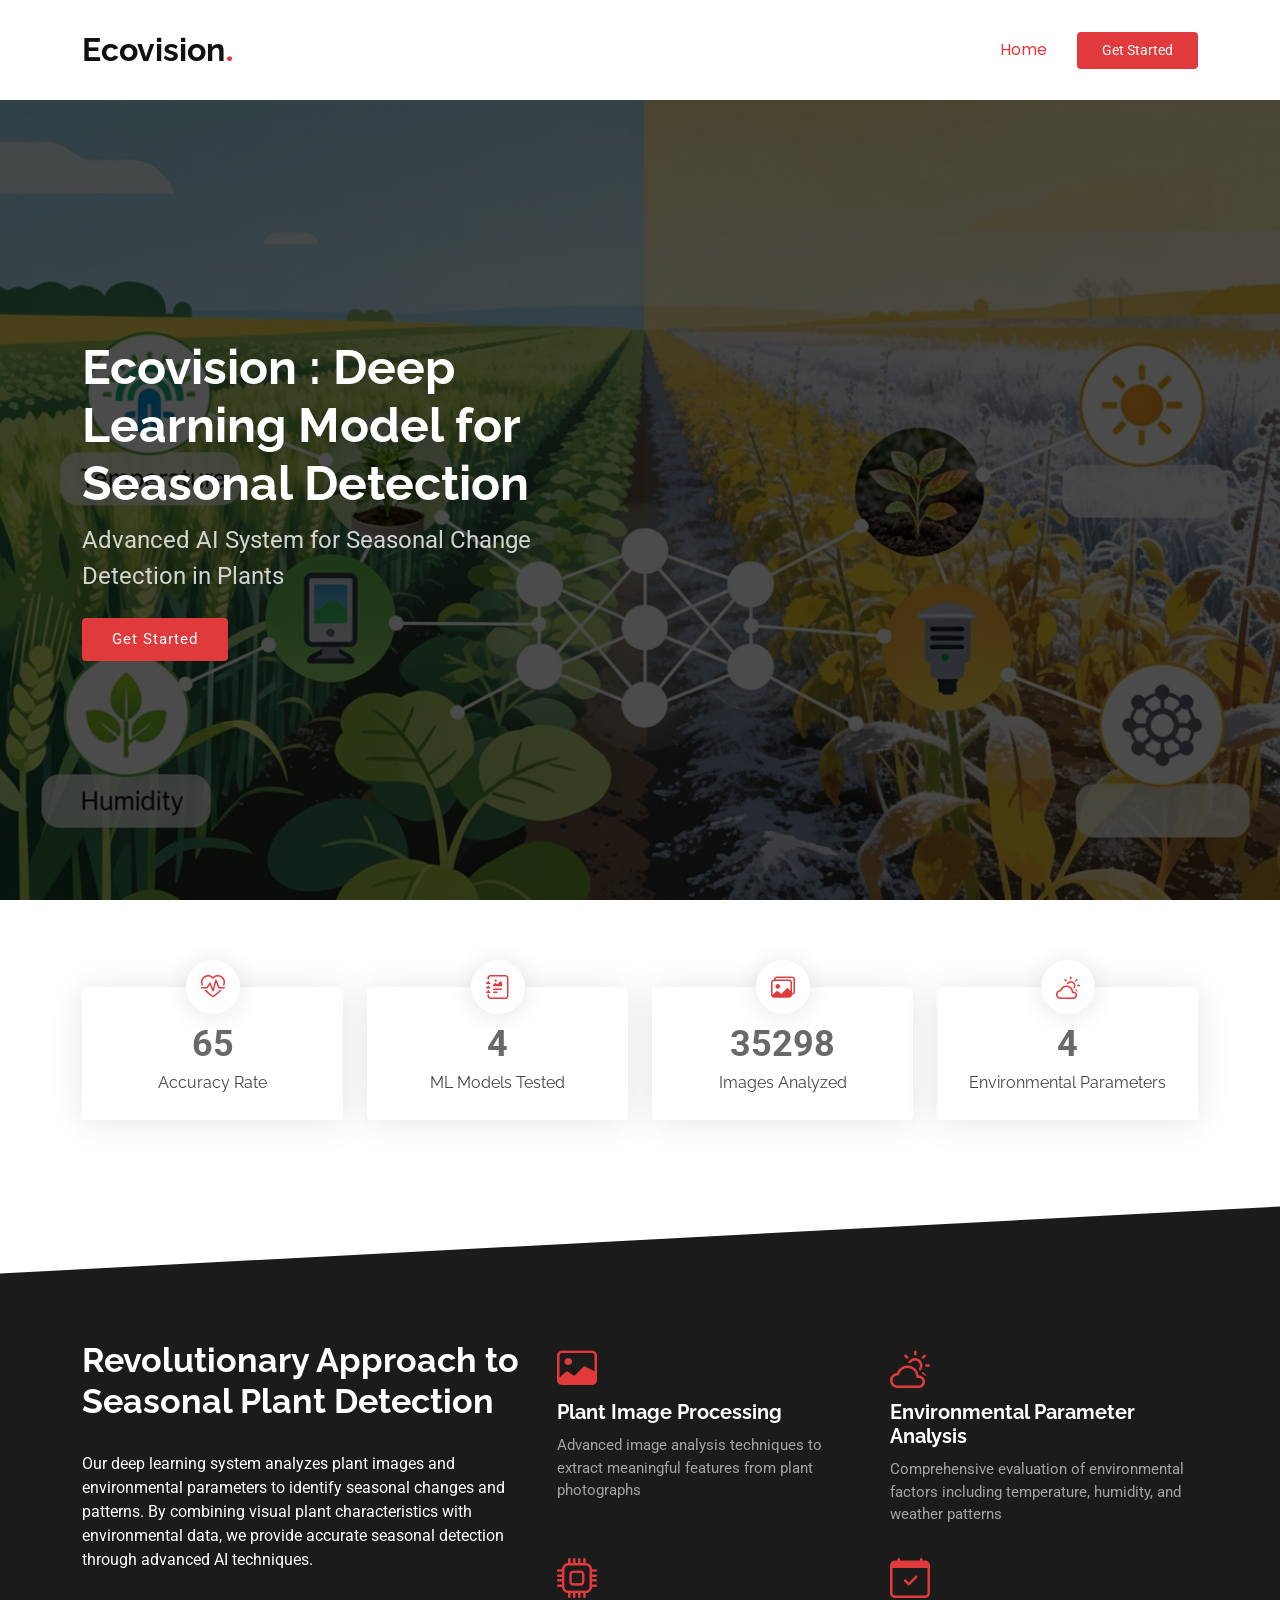
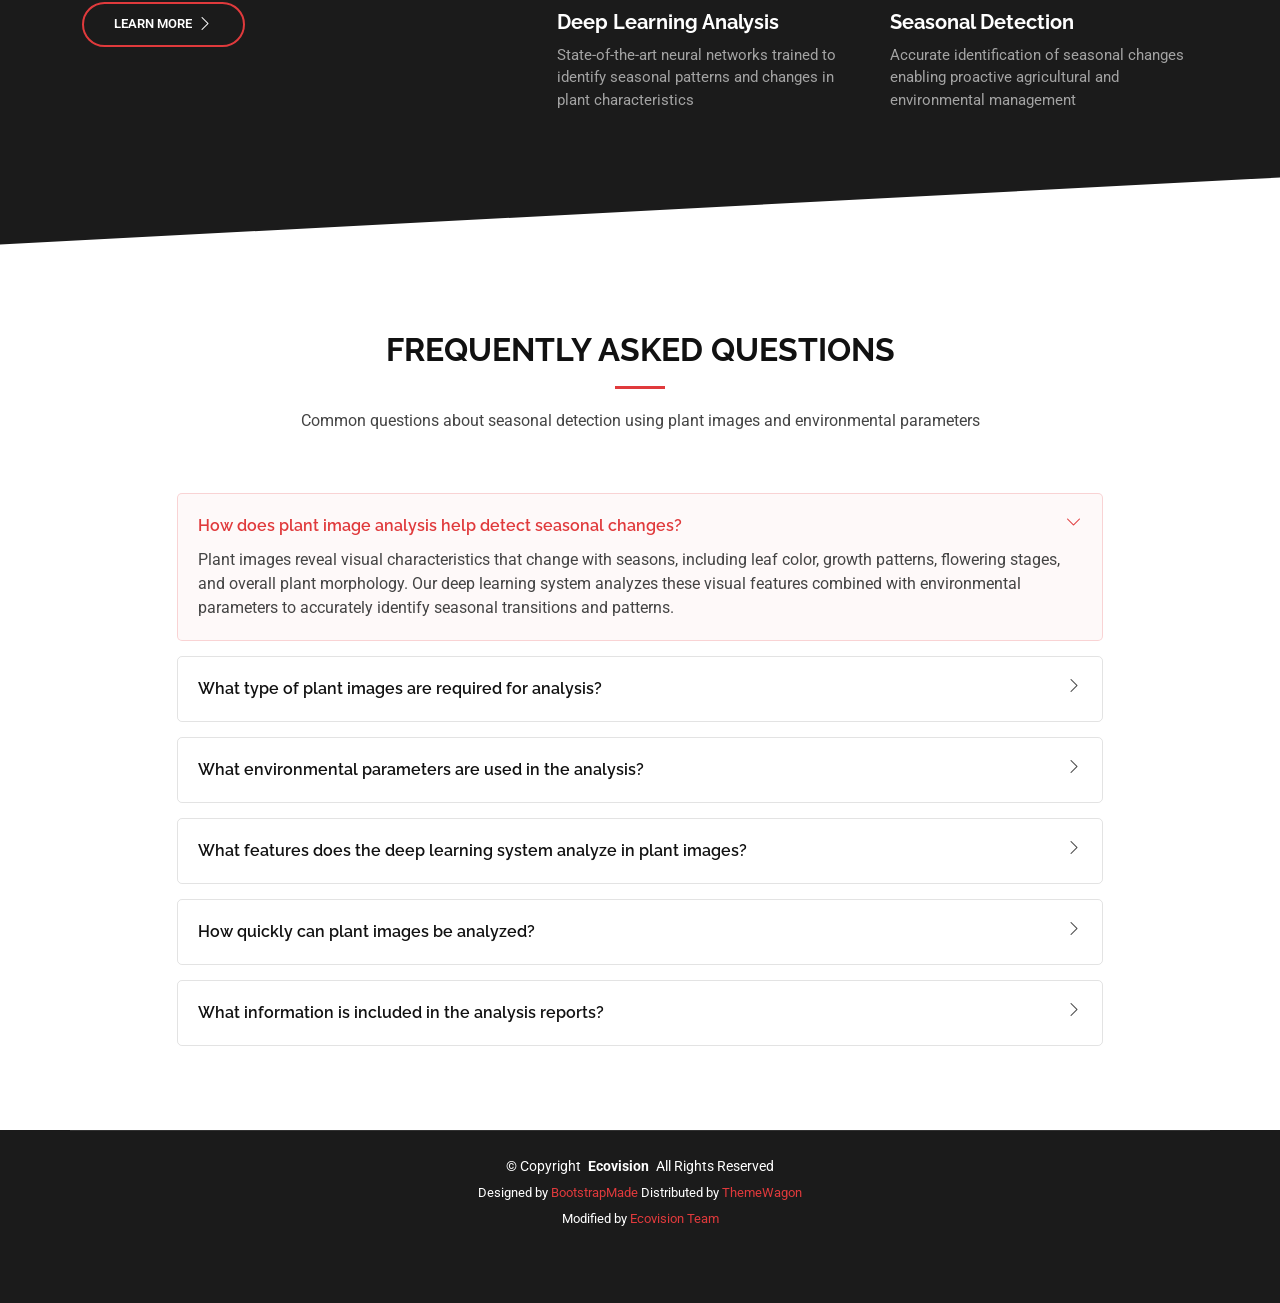
<file: templates/index.html>
<!DOCTYPE html>
<html lang="en">

<head>
  <meta charset="utf-8">
  <meta content="width=device-width, initial-scale=1.0" name="viewport">
  <title>Ecovision : Deep Learning Model for Seasonal Detection</title>
  <meta name="description" content="Deep learning approach for analyzing plant images and environmental parameters to detect seasonal changes">
  <meta name="keywords" content="seasonal detection, plant images, environmental parameters, deep learning, ecovision, agricultural AI">

  <!-- Favicons -->
  <link href="../static/assets/img/favicon.png" rel="icon">
  <link href="../static/assets/img/apple-touch-icon.png" rel="apple-touch-icon">

  <!-- Fonts -->
  <link href="https://fonts.googleapis.com" rel="preconnect">
  <link href="https://fonts.gstatic.com" rel="preconnect" crossorigin>
  <link href="https://fonts.googleapis.com/css2?family=Roboto:ital,wght@0,100;0,300;0,400;0,500;0,700;0,900;1,100;1,300;1,400;1,500;1,700;1,900&family=Poppins:ital,wght@0,100;0,200;0,300;0,400;0,500;0,600;0,700;0,800;0,900;1,100;1,200;1,300;1,400;1,500;1,600;1,700;1,800;1,900&family=Raleway:ital,wght@0,100;0,200;0,300;0,400;0,500;0,600;0,700;0,800;0,900;1,100;1,200;1,300;1,400;1,500;1,600;1,700;1,800;1,900&display=swap" rel="stylesheet">

  <!-- Vendor CSS Files -->
  <link href="../static/assets/vendor/bootstrap/css/bootstrap.min.css" rel="stylesheet">
  <link href="../static/assets/vendor/bootstrap-icons/bootstrap-icons.css" rel="stylesheet">
  <link href="../static/assets/vendor/aos/aos.css" rel="stylesheet">
  <link href="../static/assets/vendor/glightbox/css/glightbox.min.css" rel="stylesheet">
  <link href="../static/assets/vendor/swiper/swiper-bundle.min.css" rel="stylesheet">

  <!-- Main CSS File -->
  <link href="../static/assets/css/main.css" rel="stylesheet">

</head>

<body class="index-page">

  <header id="header" class="header d-flex align-items-center sticky-top">
    <div class="container-fluid container-xl position-relative d-flex align-items-center">

      <a href="/" class="logo d-flex align-items-center me-auto">
        <!-- Uncomment the line below if you also wish to use an image logo -->
        <!-- <img src="assets/img/logo.png" alt=""> -->
        <h1 class="sitename">Ecovision</h1>
        <span>.</span>
      </a>

      <nav id="navmenu" class="navmenu">
        <ul>
          <li><a href="/" class="active">Home<br></a></li>
        </ul>
        <i class="mobile-nav-toggle d-xl-none bi bi-list"></i>
      </nav>

      <a class="btn-getstarted" href="/logon">Get Started</a>

    </div>
  </header>

  <main class="main">

    <!-- Hero Section -->
    <section id="hero" class="hero section">

      <img src="../static/assets/img/hero-bg.jpg" alt="" data-aos="fade-in">

      <div class="container">
        <div class="row">
          <div class="col-lg-6">
            <h2 data-aos="fade-up" data-aos-delay="100">Ecovision : Deep Learning Model for Seasonal Detection</h2>
            <p data-aos="fade-up" data-aos-delay="200">Advanced AI System for Seasonal Change Detection in Plants</p>
            <div class="d-flex mt-4" data-aos="fade-up" data-aos-delay="300">
              <a href="/logon" class="btn-get-started">Get Started</a>
              
            </div>

          </div>
        </div>
      </div>

    </section><!-- /Hero Section -->

    <!-- Stats Section -->
    <section id="stats" class="stats section">

      <div class="container" data-aos="fade-up" data-aos-delay="100">

        <div class="row gy-4">

          <div class="col-lg-3 col-md-6 d-flex flex-column align-items-center">
            <i class="bi bi-heart-pulse"></i>
            <div class="stats-item">
              <span data-purecounter-start="0" data-purecounter-end="99.94" data-purecounter-duration="1" class="purecounter"></span>
              <p>Accuracy Rate</p>
            </div>
          </div><!-- End Stats Item -->

          <div class="col-lg-3 col-md-6 d-flex flex-column align-items-center">
            <i class="bi bi-journal-richtext"></i>
            <div class="stats-item">
              <span data-purecounter-start="0" data-purecounter-end="6" data-purecounter-duration="1" class="purecounter"></span>
              <p>ML Models Tested</p>
            </div>
          </div><!-- End Stats Item -->

          <div class="col-lg-3 col-md-6 d-flex flex-column align-items-center">
            <i class="bi bi-images"></i>
            <div class="stats-item">
              <span data-purecounter-start="0" data-purecounter-end="54305" data-purecounter-duration="1" class="purecounter"></span>
              <p>Images Analyzed</p>
            </div>
          </div><!-- End Stats Item -->

          <div class="col-lg-3 col-md-6 d-flex flex-column align-items-center">
            <i class="bi bi-cloud-sun"></i>
            <div class="stats-item">
              <span data-purecounter-start="0" data-purecounter-end="6" data-purecounter-duration="1" class="purecounter"></span>
              <p>Environmental Parameters</p>
            </div>
          </div><!-- End Stats Item -->

        </div>

      </div>

    </section><!-- /Stats Section -->


    <!-- About Section -->
    <section id="about" class="about section section-bg dark-background">

      <div class="container position-relative">

        <div class="row gy-5">

          <div class="content col-xl-5 d-flex flex-column" data-aos="fade-up" data-aos-delay="100">
            <h3>Revolutionary Approach to Seasonal Plant Detection</h3>
            <p>
              Our deep learning system analyzes plant images and environmental parameters to identify seasonal changes and patterns. By combining visual plant characteristics with environmental data, we provide accurate seasonal detection through advanced AI techniques.
            </p>
            <a href="/logon" class="about-btn align-self-center align-self-xl-start"><span>Learn More</span> <i class="bi bi-chevron-right"></i></a>
          </div>

          <div class="col-xl-7" data-aos="fade-up" data-aos-delay="200">
            <div class="row gy-4">

              <div class="col-md-6 icon-box position-relative">
                <i class="bi bi-image"></i>
                <h4><a href="/logon" class="stretched-link">Plant Image Processing</a></h4>
                <p>Advanced image analysis techniques to extract meaningful features from plant photographs</p>
              </div><!-- Icon-Box -->

              <div class="col-md-6 icon-box position-relative">
                <i class="bi bi-cloud-sun"></i>
                <h4><a href="/logon" class="stretched-link">Environmental Parameter Analysis</a></h4>
                <p>Comprehensive evaluation of environmental factors including temperature, humidity, and weather patterns</p>
              </div><!-- Icon-Box -->

              <div class="col-md-6 icon-box position-relative">
                <i class="bi bi-cpu"></i>
                <h4><a href="/logon" class="stretched-link">Deep Learning Analysis</a></h4>
                <p>State-of-the-art neural networks trained to identify seasonal patterns and changes in plant characteristics</p>
              </div><!-- Icon-Box -->

              <div class="col-md-6 icon-box position-relative">
                <i class="bi bi-calendar-check"></i>
                <h4><a href="/logon" class="stretched-link">Seasonal Detection</a></h4>
                <p>Accurate identification of seasonal changes enabling proactive agricultural and environmental management</p>
              </div><!-- Icon-Box -->

            </div>
          </div>

        </div>

      </div>

    </section><!-- /About Section -->


    <!-- Faq Section -->
    <section id="faq" class="faq section">

      <!-- Section Title -->
      <div class="container section-title" data-aos="fade-up">
        <h2>Frequently Asked Questions</h2>
        <p>Common questions about seasonal detection using plant images and environmental parameters</p>
      </div><!-- End Section Title -->

      <div class="container">

        <div class="row justify-content-center">

          <div class="col-lg-10" data-aos="fade-up" data-aos-delay="100">

            <div class="faq-container">

              <div class="faq-item faq-active">
                <h3>How does plant image analysis help detect seasonal changes?</h3>
                <div class="faq-content">
                  <p>Plant images reveal visual characteristics that change with seasons, including leaf color, growth patterns, flowering stages, and overall plant morphology. Our deep learning system analyzes these visual features combined with environmental parameters to accurately identify seasonal transitions and patterns.</p>
                </div>
                <i class="faq-toggle bi bi-chevron-right"></i>
              </div><!-- End Faq item-->

              <div class="faq-item">
                <h3>What type of plant images are required for analysis?</h3>
                <div class="faq-content">
                  <p>The system works with standard plant photographs captured using digital cameras or smartphones. High-resolution images that clearly show plant features, leaves, flowers, and overall structure provide the best results for accurate seasonal detection and analysis.</p>
                </div>
                <i class="faq-toggle bi bi-chevron-right"></i>
              </div><!-- End Faq item-->

              <div class="faq-item">
                <h3>What environmental parameters are used in the analysis?</h3>
                <div class="faq-content">
                  <p>The system analyzes various environmental parameters including temperature, humidity, precipitation, sunlight hours, soil moisture, and weather patterns. These parameters are combined with plant images to provide comprehensive seasonal detection and analysis.</p>
                </div>
                <i class="faq-toggle bi bi-chevron-right"></i>
              </div><!-- End Faq item-->

              <div class="faq-item">
                <h3>What features does the deep learning system analyze in plant images?</h3>
                <div class="faq-content">
                  <p>The system examines multiple plant features including leaf color, size, shape, texture, flowering patterns, growth stages, and overall plant morphology. These features are processed through advanced neural networks to identify patterns associated with seasonal changes.</p>
                </div>
                <i class="faq-toggle bi bi-chevron-right"></i>
              </div><!-- End Faq item-->

              <div class="faq-item">
                <h3>How quickly can plant images be analyzed?</h3>
                <div class="faq-content">
                  <p>The deep learning system processes plant images rapidly, typically generating analysis results within minutes. The automated workflow ensures efficient processing while maintaining high accuracy in feature extraction and seasonal detection.</p>
                </div>
                <i class="faq-toggle bi bi-chevron-right"></i>
              </div><!-- End Faq item-->

              <div class="faq-item">
                <h3>What information is included in the analysis reports?</h3>
                <div class="faq-content">
                  <p>Analysis reports include visual annotations highlighting significant plant features, seasonal classification, detailed feature analysis, environmental parameter correlations, and comprehensive findings. The reports are designed to support agricultural and environmental decision-making with clear, interpretable results.</p>
                </div>
                <i class="faq-toggle bi bi-chevron-right"></i>
              </div><!-- End Faq item-->

            </div>

          </div><!-- End Faq Column-->

        </div>

      </div>

    </section><!-- /Faq Section -->

    
  </main>

  <footer id="footer" class="footer dark-background">

    <div class="container copyright text-center mt-4">
      <p>© <span>Copyright</span> <strong class="px-1 sitename">Ecovision</strong> <span>All Rights Reserved</span></p>
      <div class="credits">
        Designed by <a href="#">BootstrapMade</a> Distributed by <a href="#">ThemeWagon</a>
      </div>
      <div class="credits">
        Modified by <a href="#">Ecovision Team</a>
      </div>
    </div>

  </footer>

  <!-- Scroll Top -->
  <a href="#" id="scroll-top" class="scroll-top d-flex align-items-center justify-content-center"><i class="bi bi-arrow-up-short"></i></a>

  <!-- Vendor JS Files -->
  <script src="../static/assets/vendor/bootstrap/js/bootstrap.bundle.min.js"></script>
  <script src="../static/assets/vendor/php-email-form/validate.js"></script>
  <script src="../static/assets/vendor/aos/aos.js"></script>
  <script src="../static/assets/vendor/glightbox/js/glightbox.min.js"></script>
  <script src="../static/assets/vendor/swiper/swiper-bundle.min.js"></script>
  <script src="../static/assets/vendor/purecounter/purecounter_vanilla.js"></script>
  <script src="../static/assets/vendor/imagesloaded/imagesloaded.pkgd.min.js"></script>
  <script src="../static/assets/vendor/isotope-layout/isotope.pkgd.min.js"></script>

  <!-- Main JS File -->
  <script src="../static/assets/js/main.js"></script>

</body>

</html>
</file>
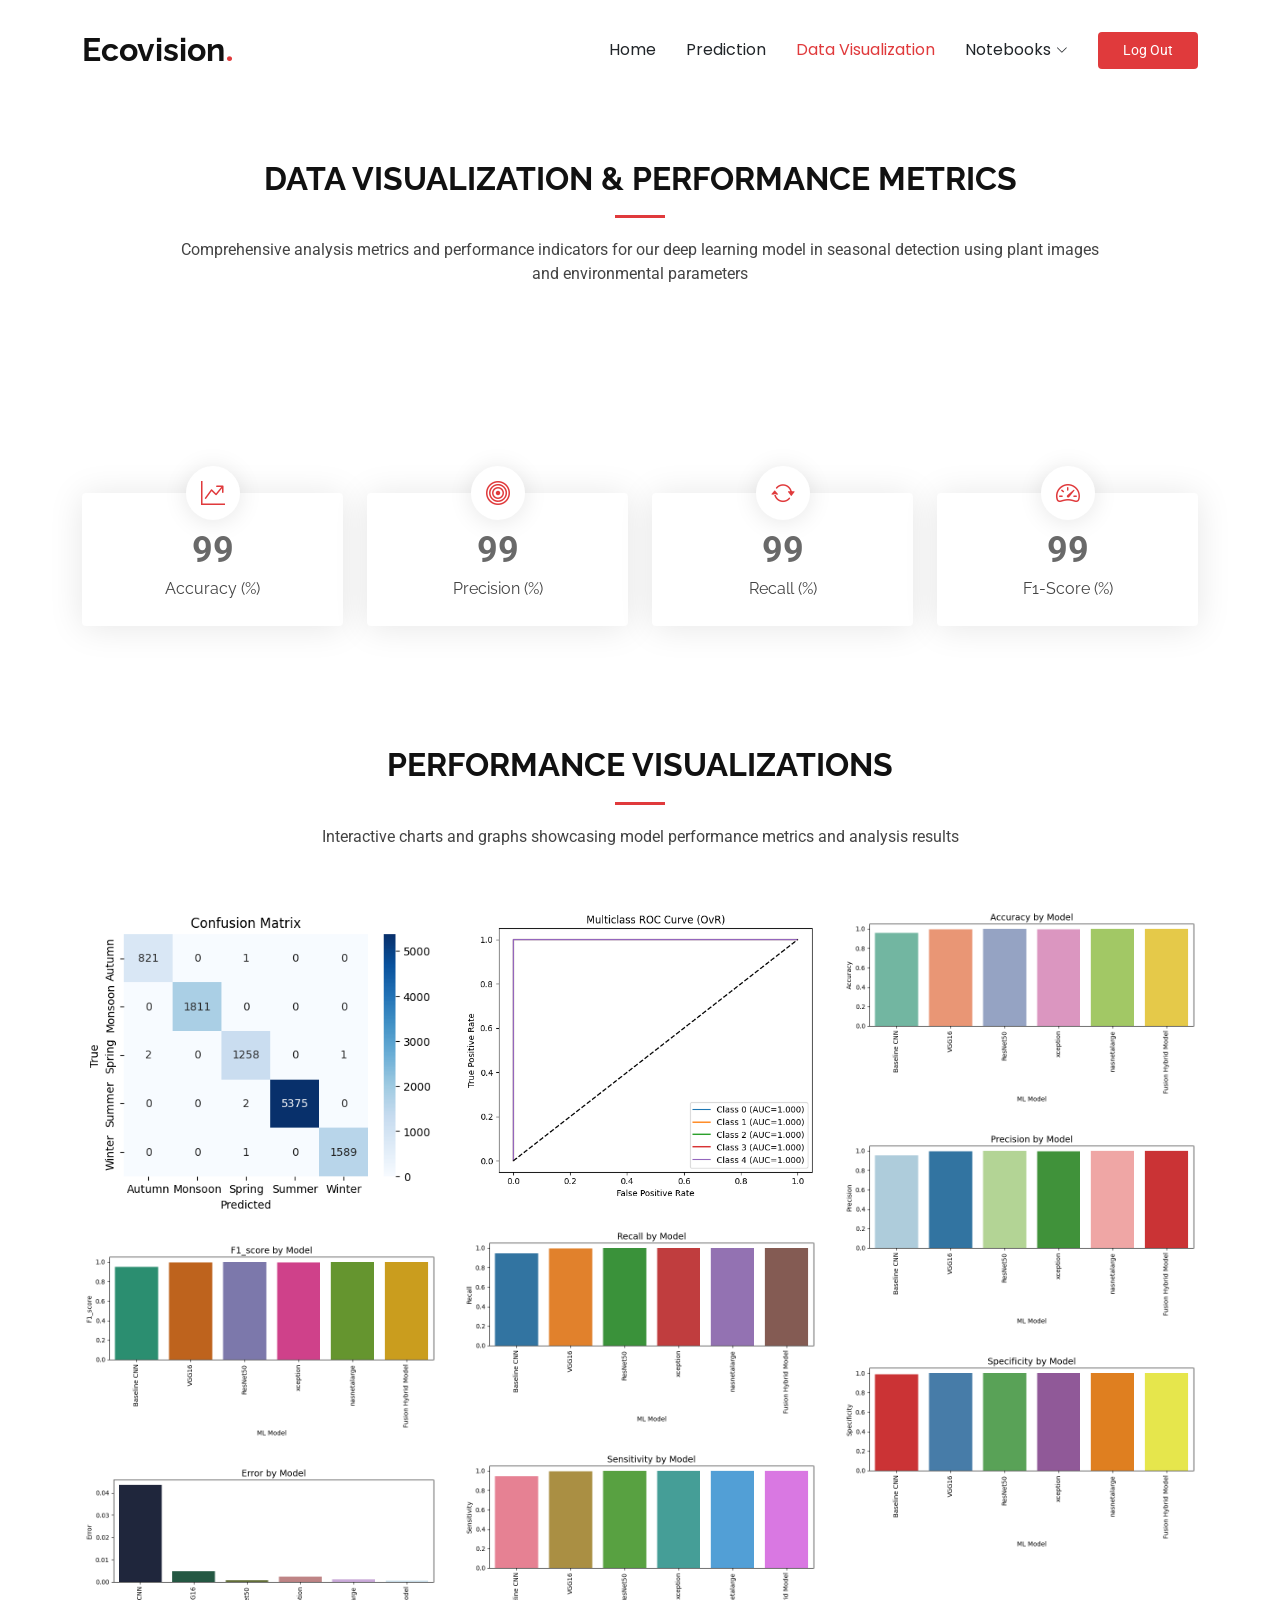
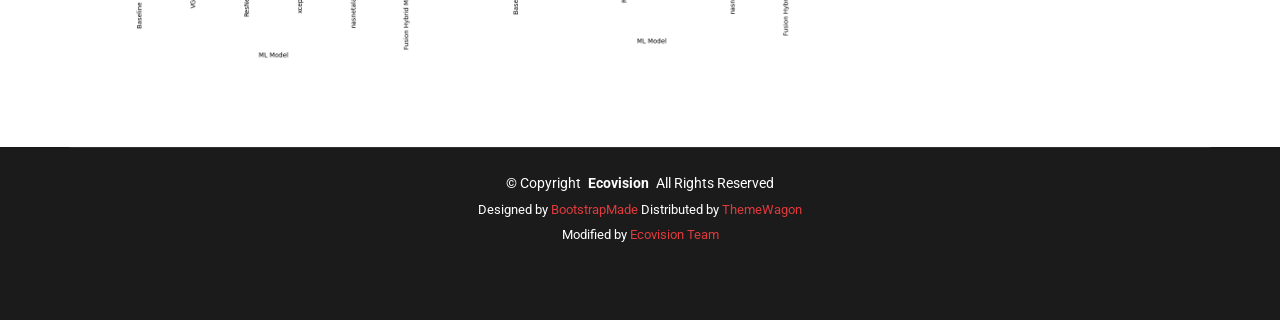
<file: templates/graphs.html>
<!DOCTYPE html>
<html lang="en">

<head>
  <meta charset="utf-8">
  <meta content="width=device-width, initial-scale=1.0" name="viewport">
  <title>Ecovision : Deep Learning Model for Seasonal Detection</title>
  <meta name="description" content="Deep learning approach for analyzing plant images and environmental parameters to detect seasonal changes">
  <meta name="keywords" content="seasonal detection, plant images, environmental parameters, deep learning, ecovision, agricultural AI">

  <!-- Favicons -->
  <link href="../static/assets/img/favicon.png" rel="icon">
  <link href="../static/assets/img/apple-touch-icon.png" rel="apple-touch-icon">

  <!-- Fonts -->
  <link href="https://fonts.googleapis.com" rel="preconnect">
  <link href="https://fonts.gstatic.com" rel="preconnect" crossorigin>
  <link href="https://fonts.googleapis.com/css2?family=Roboto:ital,wght@0,100;0,300;0,400;0,500;0,700;0,900;1,100;1,300;1,400;1,500;1,700;1,900&family=Poppins:ital,wght@0,100;0,200;0,300;0,400;0,500;0,600;0,700;0,800;0,900;1,100;1,200;1,300;1,400;1,500;1,600;1,700;1,800;1,900&family=Raleway:ital,wght@0,100;0,200;0,300;0,400;0,500;0,600;0,700;0,800;0,900;1,100;1,200;1,300;1,400;1,500;1,600;1,700;1,800;1,900&display=swap" rel="stylesheet">

  <!-- Vendor CSS Files -->
  <link href="../static/assets/vendor/bootstrap/css/bootstrap.min.css" rel="stylesheet">
  <link href="../static/assets/vendor/bootstrap-icons/bootstrap-icons.css" rel="stylesheet">
  <link href="../static/assets/vendor/aos/aos.css" rel="stylesheet">
  <link href="../static/assets/vendor/glightbox/css/glightbox.min.css" rel="stylesheet">
  <link href="../static/assets/vendor/swiper/swiper-bundle.min.css" rel="stylesheet">

  <!-- Main CSS File -->
  <link href="../static/assets/css/main.css" rel="stylesheet">

</head>

<body class="index-page">

  <header id="header" class="header d-flex align-items-center sticky-top">
    <div class="container-fluid container-xl position-relative d-flex align-items-center">

      <a href="/" class="logo d-flex align-items-center me-auto">
        <!-- Uncomment the line below if you also wish to use an image logo -->
        <!-- <img src="assets/img/logo.png" alt=""> -->
        <h1 class="sitename">Ecovision</h1>
        <span>.</span>
      </a>

      <nav id="navmenu" class="navmenu">
        <ul>
          <li><a href="/home">Home<br></a></li>
          <li><a href="/home1">Prediction</a></li>
          <li><a href="/graphs"  class="active">Data Visualization</a></li>
          <li class="dropdown"><a href="#"><span>Notebooks</span> <i class="bi bi-chevron-down toggle-dropdown"></i></a>
            <ul>
              <li><a href="../static/Classification.html">Classification</a></li>
              <li><a href="../static/Data Preparation.html">Data Preparation</a></li>
            </ul>
          </li>
        </ul>
        <i class="mobile-nav-toggle d-xl-none bi bi-list"></i>
      </nav>

      <a class="btn-getstarted" href="/">Log Out</a>

    </div>
  </header>

  <main class="main">

    <!-- Data Visualization Header -->
    <section class="data-viz-header section">
      <div class="container">
        <div class="row justify-content-center">
          <div class="col-lg-10">
            <div class="section-title text-center" data-aos="fade-up">
              <h2>Data Visualization & Performance Metrics</h2>
              <p>Comprehensive analysis metrics and performance indicators for our deep learning model in seasonal detection using plant images and environmental parameters</p>
            </div>
          </div>
        </div>
      </div>
    </section><!-- End Data Visualization Header -->

    <!-- Stats Section -->
    <section id="stats" class="stats section">

      <div class="container" data-aos="fade-up" data-aos-delay="100">

        <div class="row gy-4">

          <div class="col-lg-3 col-md-6 d-flex flex-column align-items-center">
            <i class="bi bi-graph-up-arrow"></i>
            <div class="stats-item">
              <span data-purecounter-start="0" data-purecounter-end="99" data-purecounter-duration="1" data-purecounter-decimals="0" class="purecounter"></span>
              <p>Accuracy (%)</p>
            </div>
          </div><!-- End Stats Item -->

          <div class="col-lg-3 col-md-6 d-flex flex-column align-items-center">
            <i class="bi bi-bullseye"></i>
            <div class="stats-item">
              <span data-purecounter-start="0" data-purecounter-end="99" data-purecounter-duration="1" data-purecounter-decimals="0" class="purecounter"></span>
              <p>Precision (%)</p>
            </div>
          </div><!-- End Stats Item -->

          <div class="col-lg-3 col-md-6 d-flex flex-column align-items-center">
            <i class="bi bi-arrow-repeat"></i>
            <div class="stats-item">
              <span data-purecounter-start="0" data-purecounter-end="99" data-purecounter-duration="1" data-purecounter-decimals="0" class="purecounter"></span>
              <p>Recall (%)</p>
            </div>
          </div><!-- End Stats Item -->

          <div class="col-lg-3 col-md-6 d-flex flex-column align-items-center">
            <i class="bi bi-speedometer2"></i>
            <div class="stats-item">
              <span data-purecounter-start="0" data-purecounter-end="99" data-purecounter-duration="1" data-purecounter-decimals="0" class="purecounter"></span>
              <p>F1-Score (%)</p>
            </div>
          </div><!-- End Stats Item -->

        </div>

      </div>

    </section><!-- /Stats Section -->


    <!-- Portfolio Section -->
    <section id="portfolio" class="portfolio section">

      <!-- Section Title -->
      <div class="container section-title" data-aos="fade-up">
        <h2>Performance Visualizations</h2>
        <p>Interactive charts and graphs showcasing model performance metrics and analysis results</p>
      </div><!-- End Section Title -->

      <div class="container">

        <div class="isotope-layout" data-default-filter="*" data-layout="masonry" data-sort="original-order">

          <!-- End Portfolio Filters -->

          <div class="row gy-4 isotope-container" data-aos="fade-up" data-aos-delay="200">

            <div class="col-lg-4 col-md-6 portfolio-item isotope-item filter-class">
              <div class="portfolio-content h-100">
                <img src="../static/download.png" class="img-fluid" alt="">
                <div class="portfolio-info">
                  <h4>Confusion Matrix</h4>
                  <p>Classification performance visualization</p>
                  <a href="../static/download.png" title="Confusion Matrix" data-gallery="portfolio-gallery-class" class="glightbox preview-link"><i class="bi bi-zoom-in"></i></a>
                  
                </div>
              </div>
            </div><!-- End Portfolio Item -->

            <div class="col-lg-4 col-md-6 portfolio-item isotope-item filter-class">
              <div class="portfolio-content h-100">
                <img src="../static/download (1).png" class="img-fluid" alt="">
                <div class="portfolio-info">
                  <h4>ROC Curve</h4>
                  <p>Receiver Operating Characteristic curve</p>
                  <a href="../static/download (1).png" title="ROC Curve" data-gallery="portfolio-gallery-class" class="glightbox preview-link"><i class="bi bi-zoom-in"></i></a>
                </div>
              </div>
            </div><!-- End Portfolio Item -->

            <div class="col-lg-4 col-md-6 portfolio-item isotope-item filter-class">
              <div class="portfolio-content h-100">
                <img src="../static/download (2).png" class="img-fluid" alt="">
                <div class="portfolio-info">
                  <h4>'Accuracy'</h4>
                  <p>Model accuracy metric visualization</p>
                  <a href="../static/download (2).png" title="'Accuracy'" data-gallery="portfolio-gallery-class" class="glightbox preview-link"><i class="bi bi-zoom-in"></i></a>
                </div>
              </div>
            </div><!-- End Portfolio Item -->

            <div class="col-lg-4 col-md-6 portfolio-item isotope-item filter-class">
              <div class="portfolio-content h-100">
                <img src="../static/download (3).png" class="img-fluid" alt="">
                <div class="portfolio-info">
                  <h4>'Precision'</h4>
                  <p>Precision metric analysis</p>
                  <a href="../static/download (3).png" title="'Precision'" data-gallery="portfolio-gallery-class" class="glightbox preview-link"><i class="bi bi-zoom-in"></i></a>
                </div>
              </div>
            </div><!-- End Portfolio Item -->

            <div class="col-lg-4 col-md-6 portfolio-item isotope-item filter-class">
              <div class="portfolio-content h-100">
                <img src="../static/download (4).png" class="img-fluid" alt="">
                <div class="portfolio-info">
                  <h4>'Recall'</h4>
                  <p>Recall metric visualization</p>
                  <a href="../static/download (4).png" title="'Recall'" data-gallery="portfolio-gallery-class" class="glightbox preview-link"><i class="bi bi-zoom-in"></i></a>
                </div>
              </div>
            </div><!-- End Portfolio Item -->

            <div class="col-lg-4 col-md-6 portfolio-item isotope-item filter-class">
              <div class="portfolio-content h-100">
                <img src="../static/download (5).png" class="img-fluid" alt="">
                <div class="portfolio-info">
                  <h4>'F1_score'</h4>
                  <p>F1 score metric analysis</p>
                  <a href="../static/download (5).png" title="'F1_score'" data-gallery="portfolio-gallery-class" class="glightbox preview-link"><i class="bi bi-zoom-in"></i></a>
                </div>
              </div>
            </div><!-- End Portfolio Item -->

            <div class="col-lg-4 col-md-6 portfolio-item isotope-item filter-class">
              <div class="portfolio-content h-100">
                <img src="../static/download (6).png" class="img-fluid" alt="">
                <div class="portfolio-info">
                  <h4>'Specificity'</h4>
                  <p>Specificity metric visualization</p>
                  <a href="../static/download (6).png" title="'Specificity'" data-gallery="portfolio-gallery-class" class="glightbox preview-link"><i class="bi bi-zoom-in"></i></a>
                </div>
              </div>
            </div><!-- End Portfolio Item -->

            <div class="col-lg-4 col-md-6 portfolio-item isotope-item filter-class">
              <div class="portfolio-content h-100">
                <img src="../static/download (7).png" class="img-fluid" alt="">
                <div class="portfolio-info">
                  <h4>'Sensitivity'</h4>
                  <p>Sensitivity metric analysis</p>
                  <a href="../static/download (7).png" title="'Sensitivity'" data-gallery="portfolio-gallery-class" class="glightbox preview-link"><i class="bi bi-zoom-in"></i></a>
                </div>
              </div>
            </div><!-- End Portfolio Item -->

            <div class="col-lg-4 col-md-6 portfolio-item isotope-item filter-class">
              <div class="portfolio-content h-100">
                <img src="../static/download (8).png" class="img-fluid" alt="">
                <div class="portfolio-info">
                  <h4>'Error'</h4>
                  <p>Error rate visualization</p>
                  <a href="../static/download (8).png" title="'Error'" data-gallery="portfolio-gallery-class" class="glightbox preview-link"><i class="bi bi-zoom-in"></i></a>
                </div>
              </div>
            </div><!-- End Portfolio Item -->


          </div><!-- End Portfolio Container -->

        </div>

      </div>

    </section><!-- /Portfolio Section -->


  </main>

  <footer id="footer" class="footer dark-background">
    <div class="container copyright text-center mt-4">
      <p>© <span>Copyright</span> <strong class="px-1 sitename">Ecovision</strong> <span>All Rights Reserved</span></p>
      <div class="credits">
        Designed by <a href="#">BootstrapMade</a> Distributed by <a href="#">ThemeWagon</a>
      </div>
      <div class="credits">
        Modified by <a href="#">Ecovision Team</a>
      </div>
    </div>

  </footer>

  <!-- Scroll Top -->
  <a href="#" id="scroll-top" class="scroll-top d-flex align-items-center justify-content-center"><i class="bi bi-arrow-up-short"></i></a>

  <!-- Vendor JS Files -->
  <script src="../static/assets/vendor/bootstrap/js/bootstrap.bundle.min.js"></script>
  <script src="../static/assets/vendor/php-email-form/validate.js"></script>
  <script src="../static/assets/vendor/aos/aos.js"></script>
  <script src="../static/assets/vendor/glightbox/js/glightbox.min.js"></script>
  <script src="../static/assets/vendor/swiper/swiper-bundle.min.js"></script>
  <script src="../static/assets/vendor/purecounter/purecounter_vanilla.js"></script>
  <script src="../static/assets/vendor/imagesloaded/imagesloaded.pkgd.min.js"></script>
  <script src="../static/assets/vendor/isotope-layout/isotope.pkgd.min.js"></script>

  <!-- Main JS File -->
  <script src="../static/assets/js/main.js"></script>

</body>

</html>
</file>
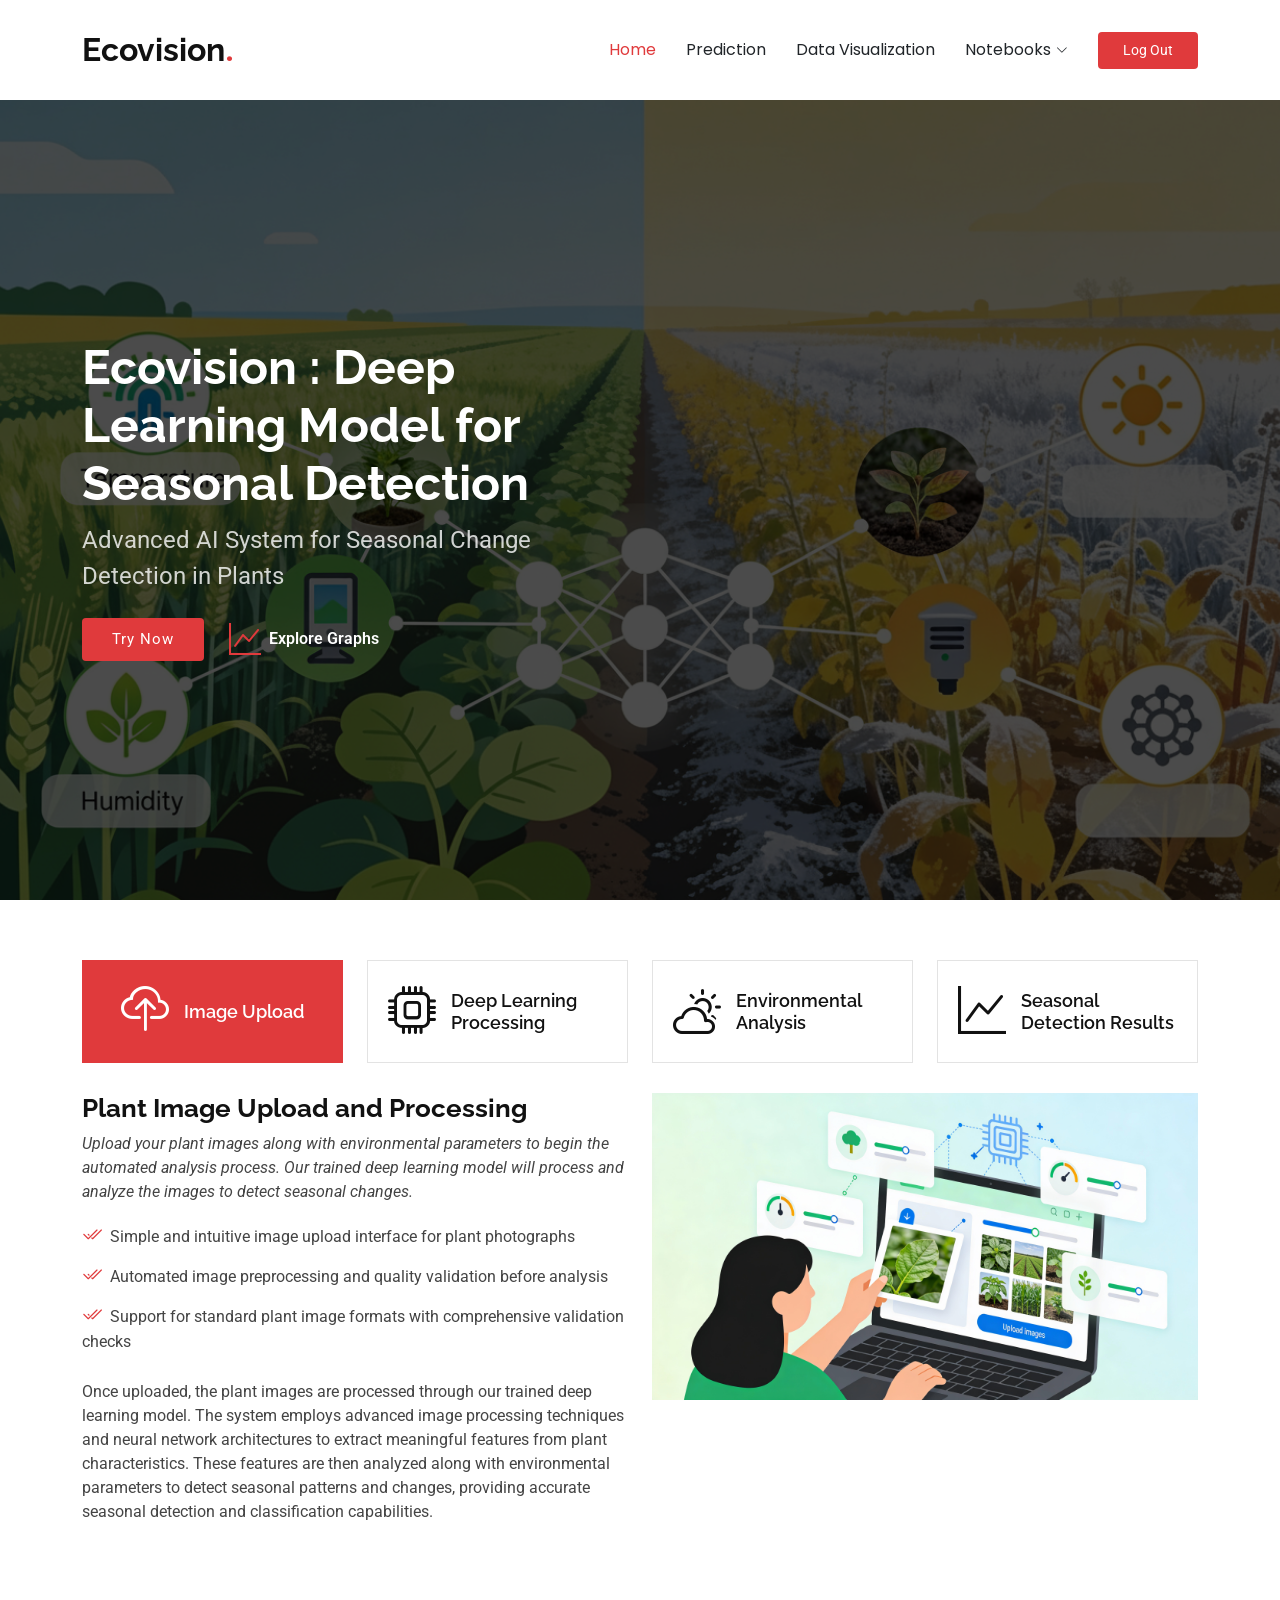
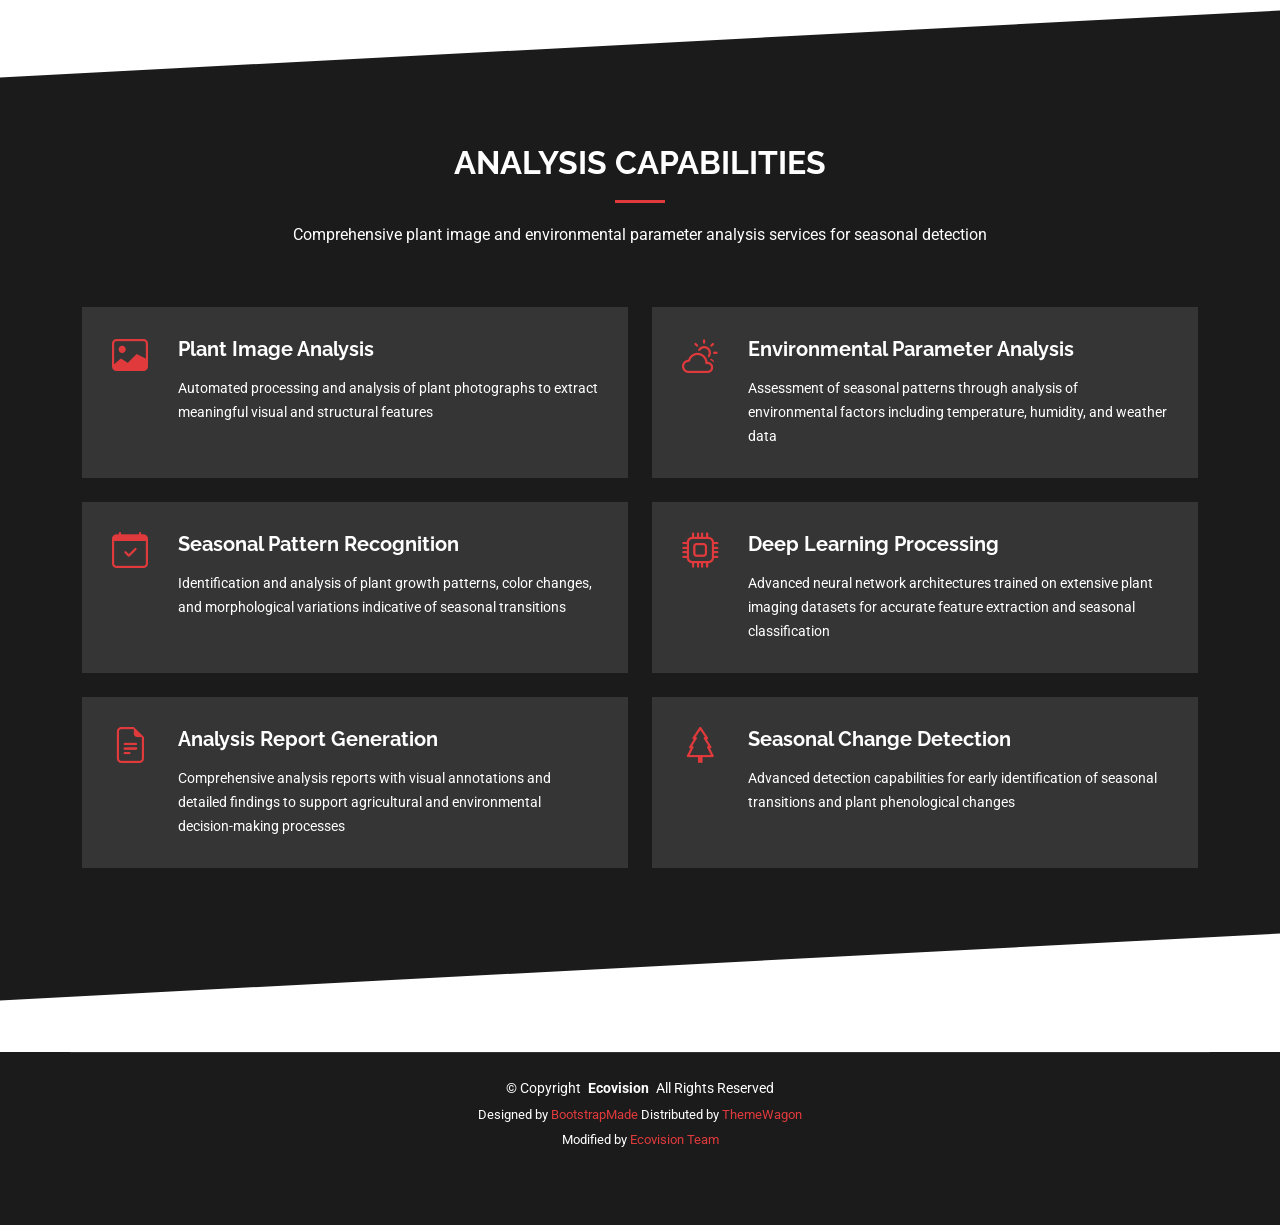
<file: templates/home.html>
<!DOCTYPE html>
<html lang="en">

<head>
  <meta charset="utf-8">
  <meta content="width=device-width, initial-scale=1.0" name="viewport">
  <title>Ecovision : Deep Learning Model for Seasonal Detection</title>
  <meta name="description" content="Deep learning approach for analyzing plant images and environmental parameters to detect seasonal changes">
  <meta name="keywords" content="seasonal detection, plant images, environmental parameters, deep learning, ecovision, agricultural AI">

  <!-- Favicons -->
  <link href="../static/assets/img/favicon.png" rel="icon">
  <link href="../static/assets/img/apple-touch-icon.png" rel="apple-touch-icon">

  <!-- Fonts -->
  <link href="https://fonts.googleapis.com" rel="preconnect">
  <link href="https://fonts.gstatic.com" rel="preconnect" crossorigin>
  <link href="https://fonts.googleapis.com/css2?family=Roboto:ital,wght@0,100;0,300;0,400;0,500;0,700;0,900;1,100;1,300;1,400;1,500;1,700;1,900&family=Poppins:ital,wght@0,100;0,200;0,300;0,400;0,500;0,600;0,700;0,800;0,900;1,100;1,200;1,300;1,400;1,500;1,600;1,700;1,800;1,900&family=Raleway:ital,wght@0,100;0,200;0,300;0,400;0,500;0,600;0,700;0,800;0,900;1,100;1,200;1,300;1,400;1,500;1,600;1,700;1,800;1,900&display=swap" rel="stylesheet">

  <!-- Vendor CSS Files -->
  <link href="../static/assets/vendor/bootstrap/css/bootstrap.min.css" rel="stylesheet">
  <link href="../static/assets/vendor/bootstrap-icons/bootstrap-icons.css" rel="stylesheet">
  <link href="../static/assets/vendor/aos/aos.css" rel="stylesheet">
  <link href="../static/assets/vendor/glightbox/css/glightbox.min.css" rel="stylesheet">
  <link href="../static/assets/vendor/swiper/swiper-bundle.min.css" rel="stylesheet">

  <!-- Main CSS File -->
  <link href="../static/assets/css/main.css" rel="stylesheet">

</head>

<body class="index-page">

  <header id="header" class="header d-flex align-items-center sticky-top">
    <div class="container-fluid container-xl position-relative d-flex align-items-center">

      <a href="/home" class="logo d-flex align-items-center me-auto">
        <!-- Uncomment the line below if you also wish to use an image logo -->
        <!-- <img src="assets/img/logo.png" alt=""> -->
        <h1 class="sitename">Ecovision</h1>
        <span>.</span>
      </a>

      <nav id="navmenu" class="navmenu">
        <ul>
          <li><a href="/home" class="active">Home<br></a></li>
          <li><a href="/home1">Prediction</a></li>
          <li><a href="/graphs">Data Visualization</a></li>
          <li class="dropdown"><a href="#"><span>Notebooks</span> <i class="bi bi-chevron-down toggle-dropdown"></i></a>
            <ul>
              <li><a href="../static/Classification.html">Classification</a></li>
              <li><a href="../static/Data Preparation.html">Data Preparation</a></li>
            </ul>
          </li>
        </ul>
        <i class="mobile-nav-toggle d-xl-none bi bi-list"></i>
      </nav>

      <a class="btn-getstarted" href="/">Log Out</a>

    </div>
  </header>

  <main class="main">

    <!-- Hero Section -->
    <section id="hero" class="hero section">

      <img src="../static/assets/img/hero-bg.jpg" alt="" data-aos="fade-in">

      <div class="container">
        <div class="row">
          <div class="col-lg-6">
            <h2 data-aos="fade-up" data-aos-delay="100">Ecovision : Deep Learning Model for Seasonal Detection</h2>
            <p data-aos="fade-up" data-aos-delay="200">Advanced AI System for Seasonal Change Detection in Plants</p>
            <div class="d-flex mt-4" data-aos="fade-up" data-aos-delay="300">
              <a href="/home1" class="btn-get-started">Try Now</a>
              <a href="/graphs" class="btn-watch-video d-flex align-items-center"><i class="bi bi-graph-up"></i><span>Explore Graphs</span></a>
            </div>

          </div>
        </div>
      </div>

    </section><!-- /Hero Section -->


    <!-- Tabs Section -->
    <section id="tabs" class="tabs section">

      <div class="container">

        <ul class="nav nav-tabs row  d-flex" data-aos="fade-up" data-aos-delay="100">
          <li class="nav-item col-3">
            <a class="nav-link active show" data-bs-toggle="tab" data-bs-target="#tabs-tab-1">
              <i class="bi bi-cloud-upload"></i>
              <h4 class="d-none d-lg-block">Image Upload</h4>
            </a>
          </li>
          <li class="nav-item col-3">
            <a class="nav-link" data-bs-toggle="tab" data-bs-target="#tabs-tab-2">
              <i class="bi bi-cpu"></i>
              <h4 class="d-none d-lg-block">Deep Learning Processing</h4>
            </a>
          </li>
          <li class="nav-item col-3">
            <a class="nav-link" data-bs-toggle="tab" data-bs-target="#tabs-tab-3">
              <i class="bi bi-cloud-sun"></i>
              <h4 class="d-none d-lg-block">Environmental Analysis</h4>
            </a>
          </li>
          <li class="nav-item col-3">
            <a class="nav-link" data-bs-toggle="tab" data-bs-target="#tabs-tab-4">
              <i class="bi bi-graph-up"></i>
              <h4 class="d-none d-lg-block">Seasonal Detection Results</h4>
            </a>
          </li>
        </ul><!-- End Tab Nav -->

        <div class="tab-content" data-aos="fade-up" data-aos-delay="200">

          <div class="tab-pane fade active show" id="tabs-tab-1">
            <div class="row">
              <div class="col-lg-6 order-2 order-lg-1 mt-3 mt-lg-0">
                <h3>Plant Image Upload and Processing</h3>
                <p class="fst-italic">
                  Upload your plant images along with environmental parameters to begin the automated analysis process. Our trained deep learning model will process and analyze the images to detect seasonal changes.
                </p>
                <ul>
                  <li><i class="bi bi-check2-all"></i>
                    <span>Simple and intuitive image upload interface for plant photographs</span>
                  </li>
                  <li><i class="bi bi-check2-all"></i> <span>Automated image preprocessing and quality validation before analysis</span></li>
                  <li><i class="bi bi-check2-all"></i> <span>Support for standard plant image formats with comprehensive validation checks</span></li>
                </ul>
                <p>
                  Once uploaded, the plant images are processed through our trained deep learning model. The system employs advanced image processing techniques and neural network architectures to extract meaningful features from plant characteristics. These features are then analyzed along with environmental parameters to detect seasonal patterns and changes, providing accurate seasonal detection and classification capabilities.
                </p>
              </div>
              <div class="col-lg-6 order-1 order-lg-2 text-center">
                <img src="../static/assets/img/working-1.jpg" alt="" class="img-fluid">
              </div>
            </div>
          </div><!-- End Tab Content Item -->

          <div class="tab-pane fade" id="tabs-tab-2">
            <div class="row">
              <div class="col-lg-6 order-2 order-lg-1 mt-3 mt-lg-0">
                <h3>Feature Extraction and Deep Learning Analysis</h3>
                <p>
                  Our trained deep learning model processes uploaded plant images using advanced image processing techniques and neural network architectures. The system extracts meaningful features from plant characteristics through multiple processing stages.
                </p>
                <p class="fst-italic">
                  The model employs sophisticated convolutional neural networks to identify subtle patterns, plant structures, and seasonal indicators that correlate with environmental changes.
                </p>
                <ul>
                  <li><i class="bi bi-check2-all"></i> <span>Image processing algorithms preprocess and enhance plant images for optimal feature extraction</span></li>
                  <li><i class="bi bi-check2-all"></i> <span>Deep learning models extract hierarchical features including leaf patterns, color changes, growth stages, and plant morphology</span></li>
                  <li><i class="bi bi-check2-all"></i> <span>Trained neural networks analyze extracted features to identify seasonal indicators</span></li>
                  <li><i class="bi bi-check2-all"></i> <span>Automated feature analysis focuses on patterns that correlate with seasonal transitions</span></li>
                </ul>
              </div>
              <div class="col-lg-6 order-1 order-lg-2 text-center">
                <img src="../static/assets/img/working-2.jpg" alt="" class="img-fluid">
              </div>
            </div>
          </div><!-- End Tab Content Item -->

          <div class="tab-pane fade" id="tabs-tab-3">
            <div class="row">
              <div class="col-lg-6 order-2 order-lg-1 mt-3 mt-lg-0">
                <h3>Comprehensive Environmental and Seasonal Analysis</h3>
                <p>
                  The system analyzes multiple plant features including leaf color, growth patterns, flowering stages, and environmental parameters to generate comprehensive seasonal assessments. These indicators provide valuable insights into seasonal transitions and plant health status.
                </p>
                <ul>
                  <li><i class="bi bi-check2-all"></i> <span>Assessment of plant morphology and growth patterns</span></li>
                  <li><i class="bi bi-check2-all"></i> <span>Detection of seasonal changes and transitions</span></li>
                  <li><i class="bi bi-check2-all"></i> <span>Evaluation of environmental parameters including temperature, humidity, and weather patterns</span></li>
                </ul>
                <p class="fst-italic">
                  Accurate identification of seasonal patterns enables proactive agricultural management and environmental monitoring strategies.
                </p>
              </div>
              <div class="col-lg-6 order-1 order-lg-2 text-center">
                <img src="../static/assets/img/working-3.jpg" alt="" class="img-fluid">
              </div>
            </div>
          </div><!-- End Tab Content Item -->

          <div class="tab-pane fade" id="tabs-tab-4">
            <div class="row">
              <div class="col-lg-6 order-2 order-lg-1 mt-3 mt-lg-0">
                <h3>Detailed Analysis Reports and Visualizations</h3>
                <p>
                  The system generates comprehensive reports that highlight key findings from plant image and environmental analysis. These reports include visual annotations, seasonal classification, and detailed feature analysis to support agricultural and environmental decision-making.
                </p>
                <p class="fst-italic">
                  Clear visualizations and interpretable results help researchers and agricultural professionals understand the analysis findings and make informed decisions.
                </p>
                <ul>
                  <li><i class="bi bi-check2-all"></i> <span>Visual annotations highlighting significant plant features and seasonal patterns</span></li>
                  <li><i class="bi bi-check2-all"></i> <span>Seasonal classification categories based on detected indicators</span></li>
                  <li><i class="bi bi-check2-all"></i> <span>Comprehensive feature analysis with detailed explanations of findings and their environmental significance</span></li>
                </ul>
              </div>
              <div class="col-lg-6 order-1 order-lg-2 text-center">
                <img src="../static/assets/img/working-4.jpg" alt="" class="img-fluid">
              </div>
            </div>
          </div><!-- End Tab Content Item -->

        </div>

      </div>

    </section><!-- /Tabs Section -->

    <!-- Services Section -->
    <section id="services" class="services section section-bg dark-background">

      <!-- Section Title -->
      <div class="container section-title" data-aos="fade-up">
        <h2>Analysis Capabilities</h2>
        <p>Comprehensive plant image and environmental parameter analysis services for seasonal detection</p>
      </div><!-- End Section Title -->

      <div class="container">

        <div class="row gy-4">

          <div class="col-md-6" data-aos="fade-up" data-aos-delay="100">
            <div class="service-item d-flex position-relative h-100">
              <i class="bi bi-image icon flex-shrink-0"></i>
              <div>
                <h4 class="title"><a href="#" class="stretched-link">Plant Image Analysis</a></h4>
                <p class="description">Automated processing and analysis of plant photographs to extract meaningful visual and structural features</p>
              </div>
            </div>
          </div><!-- End Service Item -->

          <div class="col-md-6" data-aos="fade-up" data-aos-delay="200">
            <div class="service-item d-flex position-relative h-100">
              <i class="bi bi-cloud-sun icon flex-shrink-0"></i>
              <div>
                <h4 class="title"><a href="#" class="stretched-link">Environmental Parameter Analysis</a></h4>
                <p class="description">Assessment of seasonal patterns through analysis of environmental factors including temperature, humidity, and weather data</p>
              </div>
            </div>
          </div><!-- End Service Item -->

          <div class="col-md-6" data-aos="fade-up" data-aos-delay="300">
            <div class="service-item d-flex position-relative h-100">
              <i class="bi bi-calendar-check icon flex-shrink-0"></i>
              <div>
                <h4 class="title"><a href="#" class="stretched-link">Seasonal Pattern Recognition</a></h4>
                <p class="description">Identification and analysis of plant growth patterns, color changes, and morphological variations indicative of seasonal transitions</p>
              </div>
            </div>
          </div><!-- End Service Item -->

          <div class="col-md-6" data-aos="fade-up" data-aos-delay="400">
            <div class="service-item d-flex position-relative h-100">
              <i class="bi bi-cpu icon flex-shrink-0"></i>
              <div>
                <h4 class="title"><a href="#" class="stretched-link">Deep Learning Processing</a></h4>
                <p class="description">Advanced neural network architectures trained on extensive plant imaging datasets for accurate feature extraction and seasonal classification</p>
              </div>
            </div>
          </div><!-- End Service Item -->

          <div class="col-md-6" data-aos="fade-up" data-aos-delay="500">
            <div class="service-item d-flex position-relative h-100">
              <i class="bi bi-file-earmark-text icon flex-shrink-0"></i>
              <div>
                <h4 class="title"><a href="#" class="stretched-link">Analysis Report Generation</a></h4>
                <p class="description">Comprehensive analysis reports with visual annotations and detailed findings to support agricultural and environmental decision-making processes</p>
              </div>
            </div>
          </div><!-- End Service Item -->

          <div class="col-md-6" data-aos="fade-up" data-aos-delay="600">
            <div class="service-item d-flex position-relative h-100">
              <i class="bi bi-tree icon flex-shrink-0"></i>
              <div>
                <h4 class="title"><a href="#" class="stretched-link">Seasonal Change Detection</a></h4>
                <p class="description">Advanced detection capabilities for early identification of seasonal transitions and plant phenological changes</p>
              </div>
            </div>
          </div><!-- End Service Item -->

        </div>

      </div>

    </section><!-- /Services Section -->


  </main>

  <footer id="footer" class="footer dark-background">

    <div class="container copyright text-center mt-4">
      <p>© <span>Copyright</span> <strong class="px-1 sitename">Ecovision</strong> <span>All Rights Reserved</span></p>
      <div class="credits">
        Designed by <a href="#">BootstrapMade</a> Distributed by <a href="#">ThemeWagon</a>
      </div>
      <div class="credits">
        Modified by <a href="#">Ecovision Team</a>
      </div>
    </div>

  </footer>

  <!-- Scroll Top -->
  <a href="#" id="scroll-top" class="scroll-top d-flex align-items-center justify-content-center"><i class="bi bi-arrow-up-short"></i></a>

  <!-- Vendor JS Files -->
  <script src="../static/assets/vendor/bootstrap/js/bootstrap.bundle.min.js"></script>
  <script src="../static/assets/vendor/php-email-form/validate.js"></script>
  <script src="../static/assets/vendor/aos/aos.js"></script>
  <script src="../static/assets/vendor/glightbox/js/glightbox.min.js"></script>
  <script src="../static/assets/vendor/swiper/swiper-bundle.min.js"></script>
  <script src="../static/assets/vendor/purecounter/purecounter_vanilla.js"></script>
  <script src="../static/assets/vendor/imagesloaded/imagesloaded.pkgd.min.js"></script>
  <script src="../static/assets/vendor/isotope-layout/isotope.pkgd.min.js"></script>

  <!-- Main JS File -->
  <script src="../static/assets/js/main.js"></script>

</body>

</html>
</file>
<file: static/assets/css/main.css>
/**
* Template Name: Presento
* Template URL: https://bootstrapmade.com/presento-bootstrap-corporate-template/
* Updated: Aug 07 2024 with Bootstrap v5.3.3
* Author: BootstrapMade.com
* License: https://bootstrapmade.com/license/
*/

/*--------------------------------------------------------------
# Font & Color Variables
# Help: https://bootstrapmade.com/color-system/
--------------------------------------------------------------*/
/* Fonts */
:root {
  --default-font: "Roboto",  system-ui, -apple-system, "Segoe UI", Roboto, "Helvetica Neue", Arial, "Noto Sans", "Liberation Sans", sans-serif, "Apple Color Emoji", "Segoe UI Emoji", "Segoe UI Symbol", "Noto Color Emoji";
  --heading-font: "Raleway",  sans-serif;
  --nav-font: "Poppins",  sans-serif;
}

/* Global Colors - The following color variables are used throughout the website. Updating them here will change the color scheme of the entire website */
:root { 
  --background-color: #ffffff; /* Background color for the entire website, including individual sections */
  --default-color: #444444; /* Default color used for the majority of the text content across the entire website */
  --heading-color: #111111; /* Color for headings, subheadings and title throughout the website */
  --accent-color: #e03a3c; /* Accent color that represents your brand on the website. It's used for buttons, links, and other elements that need to stand out */
  --surface-color: #ffffff; /* The surface color is used as a background of boxed elements within sections, such as cards, icon boxes, or other elements that require a visual separation from the global background. */
  --contrast-color: #ffffff; /* Contrast color for text, ensuring readability against backgrounds of accent, heading, or default colors. */
}

/* Nav Menu Colors - The following color variables are used specifically for the navigation menu. They are separate from the global colors to allow for more customization options */
:root {
  --nav-color: #212529;  /* The default color of the main navmenu links */
  --nav-hover-color: #e03a3c; /* Applied to main navmenu links when they are hovered over or active */
  --nav-mobile-background-color: #ffffff; /* Used as the background color for mobile navigation menu */
  --nav-dropdown-background-color: #ffffff; /* Used as the background color for dropdown items that appear when hovering over primary navigation items */
  --nav-dropdown-color: #212529; /* Used for navigation links of the dropdown items in the navigation menu. */
  --nav-dropdown-hover-color: #e03a3c; /* Similar to --nav-hover-color, this color is applied to dropdown navigation links when they are hovered over. */
}

/* Color Presets - These classes override global colors when applied to any section or element, providing reuse of the sam color scheme. */

.light-background {
  --background-color: #f9f9f9;
  --surface-color: #ffffff;
}

.dark-background {
  --background-color: #1b1b1b;
  --default-color: #ffffff;
  --heading-color: #ffffff;
  --surface-color: #353535;
  --contrast-color: #ffffff;
}

/* Smooth scroll */
:root {
  scroll-behavior: smooth;
}

/*--------------------------------------------------------------
# General Styling & Shared Classes
--------------------------------------------------------------*/
body {
  color: var(--default-color);
  background-color: var(--background-color);
  font-family: var(--default-font);
}

a {
  color: var(--accent-color);
  text-decoration: none;
  transition: 0.3s;
}

a:hover {
  color: color-mix(in srgb, var(--accent-color), transparent 25%);
  text-decoration: none;
}

h1,
h2,
h3,
h4,
h5,
h6 {
  color: var(--heading-color);
  font-family: var(--heading-font);
}

/* PHP Email Form Messages
------------------------------*/
.php-email-form .error-message {
  display: none;
  background: #df1529;
  color: #ffffff;
  text-align: left;
  padding: 15px;
  margin-bottom: 24px;
  font-weight: 600;
}

.php-email-form .sent-message {
  display: none;
  color: #ffffff;
  background: #059652;
  text-align: center;
  padding: 15px;
  margin-bottom: 24px;
  font-weight: 600;
}

.php-email-form .loading {
  display: none;
  background: var(--surface-color);
  text-align: center;
  padding: 15px;
  margin-bottom: 24px;
}

.php-email-form .loading:before {
  content: "";
  display: inline-block;
  border-radius: 50%;
  width: 24px;
  height: 24px;
  margin: 0 10px -6px 0;
  border: 3px solid var(--accent-color);
  border-top-color: var(--surface-color);
  animation: php-email-form-loading 1s linear infinite;
}

@keyframes php-email-form-loading {
  0% {
    transform: rotate(0deg);
  }

  100% {
    transform: rotate(360deg);
  }
}

/* Pulsating Play Button
------------------------------*/
.pulsating-play-btn {
  width: 94px;
  height: 94px;
  background: radial-gradient(var(--accent-color) 50%, color-mix(in srgb, var(--accent-color), transparent 75%) 52%);
  border-radius: 50%;
  display: block;
  position: relative;
  overflow: hidden;
}

.pulsating-play-btn:before {
  content: "";
  position: absolute;
  width: 120px;
  height: 120px;
  animation-delay: 0s;
  animation: pulsate-play-btn 2s;
  animation-direction: forwards;
  animation-iteration-count: infinite;
  animation-timing-function: steps;
  opacity: 1;
  border-radius: 50%;
  border: 5px solid color-mix(in srgb, var(--accent-color), transparent 30%);
  top: -15%;
  left: -15%;
  background: rgba(198, 16, 0, 0);
}

.pulsating-play-btn:after {
  content: "";
  position: absolute;
  left: 50%;
  top: 50%;
  transform: translateX(-40%) translateY(-50%);
  width: 0;
  height: 0;
  border-top: 10px solid transparent;
  border-bottom: 10px solid transparent;
  border-left: 15px solid #fff;
  z-index: 100;
  transition: all 400ms cubic-bezier(0.55, 0.055, 0.675, 0.19);
}

.pulsating-play-btn:hover:before {
  content: "";
  position: absolute;
  left: 50%;
  top: 50%;
  transform: translateX(-40%) translateY(-50%);
  width: 0;
  height: 0;
  border: none;
  border-top: 10px solid transparent;
  border-bottom: 10px solid transparent;
  border-left: 15px solid #fff;
  z-index: 200;
  animation: none;
  border-radius: 0;
}

.pulsating-play-btn:hover:after {
  border-left: 15px solid var(--accent-color);
  transform: scale(20);
}

@keyframes pulsate-play-btn {
  0% {
    transform: scale(0.6, 0.6);
    opacity: 1;
  }

  100% {
    transform: scale(1, 1);
    opacity: 0;
  }
}

/*--------------------------------------------------------------
# Global Header
--------------------------------------------------------------*/
.header {
  color: var(--default-color);
  background-color: var(--background-color);
  padding: 20px 0;
  transition: all 0.5s;
  z-index: 997;
}

.header .logo {
  line-height: 1;
}

.header .logo img {
  max-height: 36px;
  margin-right: 8px;
}

.header .logo h1 {
  font-size: 32px;
  margin: 0;
  font-weight: 700;
  color: var(--heading-color);
}

.header .logo span {
  font-size: 32px;
  font-weight: 700;
  color: var(--accent-color);
}

.header .btn-getstarted,
.header .btn-getstarted:focus {
  color: var(--contrast-color);
  background: var(--accent-color);
  font-size: 14px;
  padding: 8px 25px;
  margin: 0 0 0 30px;
  border-radius: 4px;
  transition: 0.3s;
}

.header .btn-getstarted:hover,
.header .btn-getstarted:focus:hover {
  color: var(--contrast-color);
  background: color-mix(in srgb, var(--accent-color), transparent 15%);
}

@media (max-width: 1200px) {
  .header .logo {
    order: 1;
  }

  .header .btn-getstarted,
  .header .btn-getstarted:focus {
    order: 2;
    margin: 0 15px 0 0;
    padding: 6px 15px;
  }

  .header .navmenu {
    order: 3;
  }
}

.scrolled .header {
  box-shadow: 0px 0 18px rgba(0, 0, 0, 0.1);
}

/*--------------------------------------------------------------
# Navigation Menu
--------------------------------------------------------------*/
/* Navmenu - Desktop */
@media (min-width: 1200px) {
  .navmenu {
    padding: 0;
  }

  .navmenu ul {
    margin: 0;
    padding: 0;
    display: flex;
    list-style: none;
    align-items: center;
  }

  .navmenu li {
    position: relative;
  }

  .navmenu a,
  .navmenu a:focus {
    color: var(--nav-color);
    padding: 18px 15px;
    font-size: 16px;
    font-family: var(--nav-font);
    font-weight: 400;
    display: flex;
    align-items: center;
    justify-content: space-between;
    white-space: nowrap;
    transition: 0.3s;
  }

  .navmenu a i,
  .navmenu a:focus i {
    font-size: 12px;
    line-height: 0;
    margin-left: 5px;
    transition: 0.3s;
  }

  .navmenu li:last-child a {
    padding-right: 0;
  }

  .navmenu li:hover>a,
  .navmenu .active,
  .navmenu .active:focus {
    color: var(--nav-hover-color);
  }

  .navmenu .dropdown ul {
    margin: 0;
    padding: 10px 0;
    background: var(--nav-dropdown-background-color);
    display: block;
    position: absolute;
    visibility: hidden;
    left: 14px;
    top: 130%;
    opacity: 0;
    transition: 0.3s;
    border-radius: 4px;
    z-index: 99;
    box-shadow: 0px 0px 30px rgba(0, 0, 0, 0.1);
  }

  .navmenu .dropdown ul li {
    min-width: 200px;
  }

  .navmenu .dropdown ul a {
    padding: 10px 20px;
    font-size: 15px;
    text-transform: none;
    color: var(--nav-dropdown-color);
  }

  .navmenu .dropdown ul a i {
    font-size: 12px;
  }

  .navmenu .dropdown ul a:hover,
  .navmenu .dropdown ul .active:hover,
  .navmenu .dropdown ul li:hover>a {
    color: var(--nav-dropdown-hover-color);
  }

  .navmenu .dropdown:hover>ul {
    opacity: 1;
    top: 100%;
    visibility: visible;
  }

  .navmenu .dropdown .dropdown ul {
    top: 0;
    left: -90%;
    visibility: hidden;
  }

  .navmenu .dropdown .dropdown:hover>ul {
    opacity: 1;
    top: 0;
    left: -100%;
    visibility: visible;
  }
}

/* Navmenu - Mobile */
@media (max-width: 1199px) {
  .mobile-nav-toggle {
    color: var(--nav-color);
    font-size: 28px;
    line-height: 0;
    margin-right: 10px;
    cursor: pointer;
    transition: color 0.3s;
  }

  .navmenu {
    padding: 0;
    z-index: 9997;
  }

  .navmenu ul {
    display: none;
    list-style: none;
    position: absolute;
    inset: 60px 20px 20px 20px;
    padding: 10px 0;
    margin: 0;
    border-radius: 6px;
    background-color: var(--nav-mobile-background-color);
    overflow-y: auto;
    transition: 0.3s;
    z-index: 9998;
    box-shadow: 0px 0px 30px rgba(0, 0, 0, 0.1);
  }

  .navmenu a,
  .navmenu a:focus {
    color: var(--nav-dropdown-color);
    padding: 10px 20px;
    font-family: var(--nav-font);
    font-size: 17px;
    font-weight: 500;
    display: flex;
    align-items: center;
    justify-content: space-between;
    white-space: nowrap;
    transition: 0.3s;
  }

  .navmenu a i,
  .navmenu a:focus i {
    font-size: 12px;
    line-height: 0;
    margin-left: 5px;
    width: 30px;
    height: 30px;
    display: flex;
    align-items: center;
    justify-content: center;
    border-radius: 50%;
    transition: 0.3s;
    background-color: color-mix(in srgb, var(--accent-color), transparent 90%);
  }

  .navmenu a i:hover,
  .navmenu a:focus i:hover {
    background-color: var(--accent-color);
    color: var(--contrast-color);
  }

  .navmenu a:hover,
  .navmenu .active,
  .navmenu .active:focus {
    color: var(--nav-dropdown-hover-color);
  }

  .navmenu .active i,
  .navmenu .active:focus i {
    background-color: var(--accent-color);
    color: var(--contrast-color);
    transform: rotate(180deg);
  }

  .navmenu .dropdown ul {
    position: static;
    display: none;
    z-index: 99;
    padding: 10px 0;
    margin: 10px 20px;
    background-color: var(--nav-dropdown-background-color);
    border: 1px solid color-mix(in srgb, var(--default-color), transparent 90%);
    box-shadow: none;
    transition: all 0.5s ease-in-out;
  }

  .navmenu .dropdown ul ul {
    background-color: rgba(33, 37, 41, 0.1);
  }

  .navmenu .dropdown>.dropdown-active {
    display: block;
    background-color: rgba(33, 37, 41, 0.03);
  }

  .mobile-nav-active {
    overflow: hidden;
  }

  .mobile-nav-active .mobile-nav-toggle {
    color: #fff;
    position: absolute;
    font-size: 32px;
    top: 15px;
    right: 15px;
    margin-right: 0;
    z-index: 9999;
  }

  .mobile-nav-active .navmenu {
    position: fixed;
    overflow: hidden;
    inset: 0;
    background: rgba(33, 37, 41, 0.8);
    transition: 0.3s;
  }

  .mobile-nav-active .navmenu>ul {
    display: block;
  }
}

/*--------------------------------------------------------------
# Global Footer
--------------------------------------------------------------*/
.footer {
  color: var(--default-color);
  background-color: var(--background-color);
  font-size: 14px;
  padding-bottom: 50px;
  position: relative;
}

.footer .footer-top {
  padding-top: 50px;
  border-top: 1px solid color-mix(in srgb, var(--default-color), transparent 90%);
}

.footer .footer-about .logo {
  line-height: 1;
  margin-bottom: 25px;
}

.footer .footer-about .logo img {
  max-height: 40px;
  margin-right: 6px;
}

.footer .footer-about .logo span {
  font-size: 26px;
  font-weight: 700;
  letter-spacing: 1px;
  font-family: var(--heading-font);
  color: var(--heading-color);
}

.footer .footer-about p {
  font-size: 14px;
  font-family: var(--heading-font);
}

.footer .social-links a {
  display: flex;
  align-items: center;
  justify-content: center;
  width: 40px;
  height: 40px;
  border-radius: 50%;
  border: 1px solid color-mix(in srgb, var(--default-color), transparent 50%);
  font-size: 16px;
  color: color-mix(in srgb, var(--default-color), transparent 30%);
  margin-right: 10px;
  transition: 0.3s;
}

.footer .social-links a:hover {
  color: var(--accent-color);
  border-color: var(--accent-color);
}

.footer h4 {
  font-size: 16px;
  font-weight: bold;
  position: relative;
  padding-bottom: 12px;
}

.footer .footer-links {
  margin-bottom: 30px;
}

.footer .footer-links ul {
  list-style: none;
  padding: 0;
  margin: 0;
}

.footer .footer-links ul i {
  padding-right: 2px;
  font-size: 12px;
  line-height: 0;
}

.footer .footer-links ul li {
  padding: 10px 0;
  display: flex;
  align-items: center;
}

.footer .footer-links ul li:first-child {
  padding-top: 0;
}

.footer .footer-links ul a {
  color: color-mix(in srgb, var(--default-color), transparent 30%);
  display: inline-block;
  line-height: 1;
}

.footer .footer-links ul a:hover {
  color: var(--accent-color);
}

.footer .footer-contact p {
  margin-bottom: 5px;
}

.footer .footer-newsletter .newsletter-form {
  margin-top: 30px;
  margin-bottom: 30px;
  padding: 6px 8px;
  position: relative;
  border-radius: 4px;
  border: 1px solid color-mix(in srgb, var(--default-color), transparent 80%);
  display: flex;
  background-color: var(--background-color);
  transition: 0.3s;
}

.footer .footer-newsletter .newsletter-form:focus-within {
  border-color: var(--accent-color);
}

.footer .footer-newsletter .newsletter-form input[type=email] {
  border: 0;
  padding: 4px;
  width: 100%;
  background-color: var(--background-color);
  color: var(--default-color);
}

.footer .footer-newsletter .newsletter-form input[type=email]:focus-visible {
  outline: none;
}

.footer .footer-newsletter .newsletter-form input[type=submit] {
  border: 0;
  font-size: 16px;
  padding: 0 20px;
  margin: -7px -8px -7px 0;
  background: var(--accent-color);
  color: var(--contrast-color);
  transition: 0.3s;
  border-radius: 0 4px 4px 0;
}

.footer .footer-newsletter .newsletter-form input[type=submit]:hover {
  background: color-mix(in srgb, var(--accent-color), transparent 20%);
}

.footer .copyright {
  padding-top: 25px;
  padding-bottom: 25px;
  border-top: 1px solid color-mix(in srgb, var(--default-color), transparent 90%);
}

.footer .copyright p {
  margin-bottom: 0;
}

.footer .credits {
  margin-top: 6px;
  font-size: 13px;
}

/*--------------------------------------------------------------
# Scroll Top Button
--------------------------------------------------------------*/
.scroll-top {
  position: fixed;
  visibility: hidden;
  opacity: 0;
  right: 15px;
  bottom: 15px;
  z-index: 99999;
  background-color: var(--accent-color);
  width: 40px;
  height: 40px;
  border-radius: 4px;
  transition: all 0.4s;
}

.scroll-top i {
  font-size: 24px;
  color: var(--contrast-color);
  line-height: 0;
}

.scroll-top:hover {
  background-color: color-mix(in srgb, var(--accent-color), transparent 20%);
  color: var(--contrast-color);
}

.scroll-top.active {
  visibility: visible;
  opacity: 1;
}

/*--------------------------------------------------------------
# Disable aos animation delay on mobile devices
--------------------------------------------------------------*/
@media screen and (max-width: 768px) {
  [data-aos-delay] {
    transition-delay: 0 !important;
  }
}

/*--------------------------------------------------------------
# Global Page Titles & Breadcrumbs
--------------------------------------------------------------*/
.page-title {
  --background-color: var(--alt-background-color);
  --default-color: #ffffff;
  --heading-color: #ffffff;
  color: var(--default-color);
  background-color: var(--background-color);
  padding: 20px 0;
  position: relative;
}

.page-title h1 {
  font-size: 28px;
  font-weight: 700;
  margin: 0;
}

.page-title .breadcrumbs ol {
  display: flex;
  flex-wrap: wrap;
  list-style: none;
  padding: 0 0 10px 0;
  margin: 0;
  font-size: 14px;
  font-weight: 400;
}

.page-title .breadcrumbs ol li+li {
  padding-left: 10px;
}

.page-title .breadcrumbs ol li+li::before {
  content: "/";
  display: inline-block;
  padding-right: 10px;
  color: color-mix(in srgb, var(--default-color), transparent 50%);
}

/*--------------------------------------------------------------
# Global Sections
--------------------------------------------------------------*/
section,
.section {
  color: var(--default-color);
  background-color: var(--background-color);
  padding: 60px 0;
  scroll-margin-top: 100px;
  overflow: clip;
}

.section-bg {
  background-color: transparent;
  padding: 160px 0;
  position: relative;
}

.section-bg:before {
  content: "";
  background-color: var(--background-color);
  position: absolute;
  bottom: 60px;
  top: 60px;
  left: 0;
  right: 0;
  transform: skewY(-3deg);
}

.section-bg .container {
  position: relative;
}

@media (max-width: 1199px) {

  section,
  .section {
    scroll-margin-top: 66px;
  }
}

/*--------------------------------------------------------------
# Global Section Titles
--------------------------------------------------------------*/
.section-title {
  text-align: center;
  padding-bottom: 60px;
  position: relative;
}

.section-title h2 {
  font-size: 32px;
  font-weight: 700;
  margin-bottom: 20px;
  padding-bottom: 20px;
  position: relative;
  text-transform: uppercase;
}

.section-title h2:after {
  content: "";
  position: absolute;
  display: block;
  width: 50px;
  height: 3px;
  background: var(--accent-color);
  left: 0;
  right: 0;
  bottom: 0;
  margin: auto;
}

.section-title p {
  margin-bottom: 0;
}

/*--------------------------------------------------------------
# Hero Section
--------------------------------------------------------------*/
.hero {
  --default-color: #ffffff;
  --background-color: #000000;
  --heading-color: #ffffff;
  width: 100%;
  min-height: calc(100vh - 100px);
  position: relative;
  padding: 80px 0;
  display: flex;
  align-items: center;
  justify-content: center;
  color: var(--default-color);
}

.hero img {
  position: absolute;
  inset: 0;
  display: block;
  width: 100%;
  height: 100%;
  object-fit: cover;
  z-index: 1;
}

.hero:before {
  content: "";
  background: color-mix(in srgb, var(--background-color), transparent 30%);
  position: absolute;
  inset: 0;
  z-index: 2;
}

.hero .container {
  position: relative;
  z-index: 3;
}

.hero h2 {
  margin: 0;
  font-size: 48px;
  font-weight: 700;
}

.hero p {
  color: color-mix(in srgb, var(--default-color), transparent 20%);
  margin: 10px 0 0 0;
  font-size: 24px;
}

.hero .btn-get-started {
  font-weight: 400;
  font-size: 15px;
  letter-spacing: 1px;
  display: inline-block;
  padding: 10px 30px;
  border-radius: 4px;
  transition: 0.3s;
  background: var(--accent-color);
  color: var(--contrast-color);
}

.hero .btn-get-started:hover {
  background: color-mix(in srgb, var(--accent-color), transparent 20%);
}

.hero .btn-watch-video {
  font-size: 16px;
  transition: 0.5s;
  margin-left: 25px;
  font-weight: 600;
  color: var(--default-color);
}

.hero .btn-watch-video i {
  color: var(--accent-color);
  font-size: 32px;
  transition: 0.3s;
  line-height: 0;
  margin-right: 8px;
}

.hero .btn-watch-video:hover {
  color: var(--accent-color);
}

.hero .btn-watch-video:hover i {
  color: color-mix(in srgb, var(--accent-color), transparent 20%);
}

@media (max-width: 768px) {
  .hero h2 {
    font-size: 32px;
  }

  .hero p {
    font-size: 18px;
  }
}

/*--------------------------------------------------------------
# Clients Section
--------------------------------------------------------------*/
.clients .swiper-slide img {
  opacity: 0.5;
  transition: 0.3s;
  filter: grayscale(100);
}

.clients .swiper-slide img:hover {
  filter: none;
  opacity: 1;
}

.clients .swiper-wrapper {
  height: auto;
}

.clients .swiper-pagination {
  margin-top: 20px;
  position: relative;
}

.clients .swiper-pagination .swiper-pagination-bullet {
  width: 12px;
  height: 12px;
  opacity: 1;
  background-color: color-mix(in srgb, var(--default-color), transparent 80%);
}

.clients .swiper-pagination .swiper-pagination-bullet-active {
  background-color: var(--accent-color);
}

/*--------------------------------------------------------------
# About Section
--------------------------------------------------------------*/
.about .content h3 {
  font-weight: 700;
  font-size: 34px;
  margin-bottom: 30px;
}

.about .content p {
  margin-bottom: 30px;
}

.about .content .about-btn {
  padding: 8px 30px 9px 30px;
  color: var(--default-color);
  border-radius: 50px;
  transition: 0.3s;
  text-transform: uppercase;
  font-weight: 600;
  font-size: 13px;
  display: inline-flex;
  align-items: center;
  border: 2px solid var(--accent-color);
}

.about .content .about-btn i {
  font-size: 16px;
  padding-left: 5px;
}

.about .content .about-btn:hover {
  background: var(--accent-color);
  color: var(--contrast-color);
}

.about .icon-box i {
  font-size: 40px;
  color: var(--accent-color);
  margin-bottom: 10px;
}

.about .icon-box h4 {
  font-size: 20px;
  font-weight: 700;
  margin: 0 0 10px 0;
}

.about .icon-box h4 a {
  color: var(--heading-color);
  transition: 0.3s;
}

.about .icon-box p {
  font-size: 15px;
  color: color-mix(in srgb, var(--default-color), transparent 40%);
  margin-bottom: 0;
}

.about .icon-box:hover h4 a {
  color: var(--accent-color);
}

/*--------------------------------------------------------------
# Stats Section
--------------------------------------------------------------*/
.stats i {
  background-color: var(--surface-color);
  color: var(--accent-color);
  box-shadow: 0px 2px 25px rgba(0, 0, 0, 0.1);
  width: 54px;
  height: 54px;
  font-size: 24px;
  border-radius: 50px;
  border: 2px solid var(--background-color);
  display: inline-flex;
  align-items: center;
  justify-content: center;
  position: relative;
  z-index: 1;
}

.stats .stats-item {
  background-color: var(--surface-color);
  margin-top: -27px;
  padding: 30px 30px 25px 30px;
  width: 100%;
  position: relative;
  text-align: center;
  box-shadow: 0px 2px 35px rgba(0, 0, 0, 0.1);
  border-radius: 4px;
  z-index: 0;
}

.stats .stats-item span {
  font-size: 36px;
  display: block;
  font-weight: 700;
  color: color-mix(in srgb, var(--default-color), transparent 20%);
}

.stats .stats-item p {
  padding: 0;
  margin: 0;
  font-family: var(--heading-font);
  font-size: 16px;
}

/*--------------------------------------------------------------
# Tabs Section
--------------------------------------------------------------*/
.tabs .nav-tabs {
  border: 0;
}

.tabs .nav-link {
  color: var(--heading-color);
  border: 1px solid color-mix(in srgb, var(--default-color), transparent 85%);
  padding: 15px 20px;
  transition: 0.3s;
  border-radius: 0;
  display: flex;
  align-items: center;
  justify-content: center;
  cursor: pointer;
  height: 100%;
}

.tabs .nav-link i {
  padding-right: 15px;
  font-size: 48px;
}

.tabs .nav-link h4 {
  font-size: 18px;
  font-weight: 600;
  margin: 0;
}

.tabs .nav-link:hover {
  color: var(--accent-color);
  border-color: var(--accent-color);
}

.tabs .nav-link.active {
  background: var(--accent-color);
  color: var(--contrast-color);
  border-color: var(--accent-color);
}

.tabs .nav-link.active h4 {
  color: var(--contrast-color);
}

@media (max-width: 768px) {
  .tabs .nav-link i {
    padding: 0;
    line-height: 1;
    font-size: 36px;
  }
}

@media (max-width: 575px) {
  .tabs .nav-link {
    padding: 15px;
  }

  .tabs .nav-link i {
    font-size: 24px;
  }
}

.tabs .tab-content {
  margin-top: 30px;
}

.tabs .tab-pane h3 {
  color: var(--heading-color);
  font-weight: 700;
  font-size: 26px;
}

.tabs .tab-pane ul {
  list-style: none;
  padding: 0;
}

.tabs .tab-pane ul li {
  padding-bottom: 10px;
}

.tabs .tab-pane ul i {
  font-size: 20px;
  padding-right: 4px;
  color: var(--accent-color);
}

.tabs .tab-pane p:last-child {
  margin-bottom: 0;
}

/*--------------------------------------------------------------
# Services Section
--------------------------------------------------------------*/
.services .service-item {
  background-color: var(--surface-color);
  padding: 30px;
  transition: 0.3s;
}

.services .service-item .icon {
  font-size: 36px;
  line-height: 0;
  margin-right: 30px;
  color: var(--accent-color);
}

.services .service-item .title {
  font-weight: 700;
  margin-bottom: 15px;
  font-size: 20px;
}

.services .service-item .title a {
  color: var(--heading-color);
}

.services .service-item .description {
  line-height: 24px;
  font-size: 14px;
  margin: 0;
}

.services .service-item:hover {
  background-color: color-mix(in srgb, var(--surface-color) 90%, white 5%);
}

/*--------------------------------------------------------------
# Portfolio Section
--------------------------------------------------------------*/
.portfolio .portfolio-filters {
  padding: 0;
  margin: 0 auto 20px auto;
  list-style: none;
  text-align: center;
}

.portfolio .portfolio-filters li {
  cursor: pointer;
  display: inline-block;
  padding: 0;
  font-size: 18px;
  font-weight: 500;
  margin: 0 10px;
  line-height: 1;
  margin-bottom: 5px;
  transition: all 0.3s ease-in-out;
}

.portfolio .portfolio-filters li:hover,
.portfolio .portfolio-filters li.filter-active {
  color: var(--accent-color);
}

.portfolio .portfolio-filters li:first-child {
  margin-left: 0;
}

.portfolio .portfolio-filters li:last-child {
  margin-right: 0;
}

@media (max-width: 575px) {
  .portfolio .portfolio-filters li {
    font-size: 14px;
    margin: 0 5px;
  }
}

.portfolio .portfolio-content {
  position: relative;
  overflow: hidden;
}

.portfolio .portfolio-content img {
  transition: 0.3s;
}

.portfolio .portfolio-content .portfolio-info {
  opacity: 0;
  position: absolute;
  inset: 0;
  z-index: 3;
  transition: all ease-in-out 0.3s;
  background: rgba(0, 0, 0, 0.6);
  padding: 15px;
}

.portfolio .portfolio-content .portfolio-info h4 {
  font-size: 14px;
  padding: 5px 10px;
  font-weight: 400;
  color: #ffffff;
  display: inline-block;
  background-color: var(--accent-color);
}

.portfolio .portfolio-content .portfolio-info p {
  position: absolute;
  bottom: 10px;
  text-align: center;
  display: inline-block;
  left: 0;
  right: 0;
  font-size: 16px;
  font-weight: 600;
  color: rgba(255, 255, 255, 0.8);
}

.portfolio .portfolio-content .portfolio-info .preview-link,
.portfolio .portfolio-content .portfolio-info .details-link {
  position: absolute;
  left: calc(50% - 40px);
  font-size: 26px;
  top: calc(50% - 14px);
  color: #fff;
  transition: 0.3s;
  line-height: 1.2;
}

.portfolio .portfolio-content .portfolio-info .preview-link:hover,
.portfolio .portfolio-content .portfolio-info .details-link:hover {
  color: var(--accent-color);
}

.portfolio .portfolio-content .portfolio-info .details-link {
  left: 50%;
  font-size: 34px;
  line-height: 0;
}

.portfolio .portfolio-content:hover .portfolio-info {
  opacity: 1;
}

.portfolio .portfolio-content:hover img {
  transform: scale(1.1);
}

/*--------------------------------------------------------------
# Testimonials Section
--------------------------------------------------------------*/
.testimonials .testimonial-item {
  background-color: var(--surface-color);
  box-shadow: 0px 2px 15px rgba(0, 0, 0, 0.1);
  box-sizing: content-box;
  padding: 30px;
  margin: 30px 15px;
  position: relative;
  height: 100%;
}

.testimonials .testimonial-item .testimonial-img {
  width: 90px;
  border-radius: 50px;
  margin-right: 15px;
}

.testimonials .testimonial-item h3 {
  font-size: 18px;
  font-weight: bold;
  margin: 10px 0 5px 0;
}

.testimonials .testimonial-item h4 {
  font-size: 14px;
  color: color-mix(in srgb, var(--default-color), transparent 40%);
  margin: 0;
}

.testimonials .testimonial-item .stars {
  margin: 10px 0;
}

.testimonials .testimonial-item .stars i {
  color: #ffc107;
  margin: 0 1px;
}

.testimonials .testimonial-item .quote-icon-left,
.testimonials .testimonial-item .quote-icon-right {
  color: color-mix(in srgb, var(--accent-color), transparent 50%);
  font-size: 26px;
  line-height: 0;
}

.testimonials .testimonial-item .quote-icon-left {
  display: inline-block;
  left: -5px;
  position: relative;
}

.testimonials .testimonial-item .quote-icon-right {
  display: inline-block;
  right: -5px;
  position: relative;
  top: 10px;
  transform: scale(-1, -1);
}

.testimonials .testimonial-item p {
  font-style: italic;
  margin: 15px auto 15px auto;
}

.testimonials .swiper-wrapper {
  height: auto;
}

.testimonials .swiper-pagination {
  margin-top: 20px;
  position: relative;
}

.testimonials .swiper-pagination .swiper-pagination-bullet {
  width: 12px;
  height: 12px;
  background-color: color-mix(in srgb, var(--default-color), transparent 85%);
  opacity: 1;
}

.testimonials .swiper-pagination .swiper-pagination-bullet-active {
  background-color: var(--accent-color);
}

@media (max-width: 767px) {
  .testimonials .testimonial-wrap {
    padding-left: 0;
  }

  .testimonials .testimonial-item {
    padding: 30px;
    margin: 15px;
  }

  .testimonials .testimonial-item .testimonial-img {
    position: static;
    left: auto;
  }
}

/*--------------------------------------------------------------
# Pricing Section
--------------------------------------------------------------*/
.pricing .pricing-item {
  background-color: var(--surface-color);
  padding: 60px 40px;
  box-shadow: 0 3px 20px -2px rgba(0, 0, 0, 0.1);
  height: 100%;
  position: relative;
}

.pricing h3 {
  font-weight: 600;
  margin-bottom: 15px;
  font-size: 20px;
}

.pricing h4 {
  font-size: 48px;
  color: var(--accent-color);
  font-family: var(--heading-font);
  font-weight: 400;
}

.pricing h4 sup {
  font-size: 28px;
}

.pricing h4 span {
  color: color-mix(in srgb, var(--default-color), transparent 60%);
  font-size: 18px;
}

.pricing ul {
  padding: 20px 0;
  list-style: none;
  color: color-mix(in srgb, var(--default-color), transparent 30%);
  text-align: left;
  line-height: 20px;
}

.pricing ul li {
  padding: 10px 0;
  display: flex;
  align-items: center;
}

.pricing ul i {
  color: #059652;
  font-size: 24px;
  padding-right: 3px;
}

.pricing ul .na {
  color: color-mix(in srgb, var(--default-color), transparent 60%);
}

.pricing ul .na i {
  color: color-mix(in srgb, var(--default-color), transparent 60%);
}

.pricing ul .na span {
  text-decoration: line-through;
}

.pricing .buy-btn {
  color: color-mix(in srgb, var(--default-color), transparent 40%);
  background-color: var(--background-color);
  display: inline-block;
  padding: 8px 35px 10px 35px;
  border-radius: 4px;
  border: 1px solid color-mix(in srgb, var(--default-color), transparent 60%);
  transition: none;
  font-size: 16px;
  font-weight: 500;
  font-family: var(--heading-font);
  transition: 0.3s;
}

.pricing .buy-btn:hover {
  background: var(--accent-color);
  border-color: var(--accent-color);
  color: var(--contrast-color);
}

.pricing .featured {
  z-index: 10;
}

.pricing .featured .pricing-item {
  background: var(--accent-color);
}

@media (min-width: 992px) {
  .pricing .featured .pricing-item {
    transform: scale(1.02, 1.1);
  }
}

.pricing .featured h3,
.pricing .featured h4,
.pricing .featured h4 span,
.pricing .featured ul,
.pricing .featured ul .na,
.pricing .featured ul i,
.pricing .featured ul .na i {
  color: var(--contrast-color);
}

.pricing .featured .buy-btn {
  background: var(--accent-color);
  color: var(--contrast-color);
  border-color: var(--contrast-color);
}

.pricing .featured .buy-btn:hover {
  background: color-mix(in srgb, var(--background-color), transparent 92%);
}

/*--------------------------------------------------------------
# Faq Section
--------------------------------------------------------------*/
.faq .faq-container .faq-item {
  position: relative;
  padding: 20px;
  margin-bottom: 15px;
  border: 1px solid color-mix(in srgb, var(--default-color), transparent 85%);
  border-radius: 5px;
  overflow: hidden;
}

.faq .faq-container .faq-item:last-child {
  margin-bottom: 0;
}

.faq .faq-container .faq-item h3 {
  font-weight: 600;
  font-size: 16px;
  line-height: 24px;
  margin: 0 30px 0 0;
  transition: 0.3s;
  cursor: pointer;
  display: flex;
  align-items: center;
}

.faq .faq-container .faq-item h3 .num {
  color: var(--accent-color);
  padding-right: 5px;
}

.faq .faq-container .faq-item h3:hover {
  color: var(--accent-color);
}

.faq .faq-container .faq-item .faq-content {
  display: grid;
  grid-template-rows: 0fr;
  transition: 0.3s ease-in-out;
  visibility: hidden;
  opacity: 0;
}

.faq .faq-container .faq-item .faq-content p {
  margin-bottom: 0;
  overflow: hidden;
}

.faq .faq-container .faq-item .faq-toggle {
  position: absolute;
  top: 20px;
  right: 20px;
  font-size: 16px;
  line-height: 0;
  transition: 0.3s;
  cursor: pointer;
}

.faq .faq-container .faq-item .faq-toggle:hover {
  color: var(--accent-color);
}

.faq .faq-container .faq-active {
  background-color: color-mix(in srgb, var(--accent-color), transparent 97%);
  border-color: color-mix(in srgb, var(--accent-color), transparent 80%);
}

.faq .faq-container .faq-active h3 {
  color: var(--accent-color);
}

.faq .faq-container .faq-active .faq-content {
  grid-template-rows: 1fr;
  visibility: visible;
  opacity: 1;
  padding-top: 10px;
}

.faq .faq-container .faq-active .faq-toggle {
  transform: rotate(90deg);
  color: var(--accent-color);
}

/*--------------------------------------------------------------
# Team Section
--------------------------------------------------------------*/
.team .team-member {
  background-color: var(--surface-color);
  overflow: hidden;
  border-radius: 5px;
  box-shadow: 0px 2px 15px rgba(0, 0, 0, 0.1);
  height: 100%;
}

.team .team-member .member-img {
  position: relative;
  overflow: hidden;
}

.team .team-member .social {
  position: absolute;
  left: 0;
  bottom: 30px;
  right: 0;
  opacity: 0;
  transition: ease-in-out 0.3s;
  text-align: center;
}

.team .team-member .social a {
  background: color-mix(in srgb, var(--contrast-color), transparent 25%);
  color: color-mix(in srgb, var(--default-color), transparent 20%);
  margin: 0 3px;
  border-radius: 4px;
  width: 36px;
  height: 36px;
  transition: ease-in-out 0.3s;
  display: inline-flex;
  justify-content: center;
  align-items: center;
}

.team .team-member .social a:hover {
  color: var(--contrast-color);
  background: var(--accent-color);
}

.team .team-member .social i {
  font-size: 18px;
  line-height: 0;
}

.team .team-member .member-info {
  padding: 25px 15px;
}

.team .team-member .member-info h4 {
  font-weight: 700;
  margin-bottom: 5px;
  font-size: 18px;
}

.team .team-member .member-info span {
  display: block;
  font-size: 13px;
  font-weight: 400;
  color: color-mix(in srgb, var(--default-color), transparent 40%);
}

.team .team-member:hover .social {
  opacity: 1;
  bottom: 15px;
}

/*--------------------------------------------------------------
# Contact Section
--------------------------------------------------------------*/
.contact .info-item {
  background-color: var(--surface-color);
  box-shadow: 0px 0px 20px rgba(0, 0, 0, 0.1);
  padding: 24px 0 30px 0;
}

.contact .info-item i {
  font-size: 20px;
  color: var(--accent-color);
  width: 56px;
  height: 56px;
  font-size: 24px;
  display: flex;
  justify-content: center;
  align-items: center;
  border-radius: 4px;
  transition: all 0.3s ease-in-out;
  border-radius: 50%;
  border: 2px dotted color-mix(in srgb, var(--accent-color), transparent 40%);
}

.contact .info-item h3 {
  font-size: 20px;
  color: color-mix(in srgb, var(--default-color), transparent 20%);
  font-size: 18px;
  font-weight: 700;
  margin: 10px 0;
}

.contact .info-item p {
  padding: 0;
  margin-bottom: 0;
  font-size: 14px;
}

.contact .php-email-form {
  background-color: var(--surface-color);
  box-shadow: 0px 0px 20px rgba(0, 0, 0, 0.1);
  height: 100%;
  padding: 30px;
}

@media (max-width: 575px) {
  .contact .php-email-form {
    padding: 20px;
  }
}

.contact .php-email-form input[type=text],
.contact .php-email-form input[type=email],
.contact .php-email-form textarea {
  font-size: 14px;
  padding: 10px 15px;
  box-shadow: none;
  border-radius: 0;
  color: var(--default-color);
  background-color: var(--surface-color);
  border-color: color-mix(in srgb, var(--default-color), transparent 80%);
}

.contact .php-email-form input[type=text]:focus,
.contact .php-email-form input[type=email]:focus,
.contact .php-email-form textarea:focus {
  border-color: var(--accent-color);
}

.contact .php-email-form input[type=text]::placeholder,
.contact .php-email-form input[type=email]::placeholder,
.contact .php-email-form textarea::placeholder {
  color: color-mix(in srgb, var(--default-color), transparent 70%);
}

.contact .php-email-form button[type=submit] {
  color: var(--contrast-color);
  background: var(--accent-color);
  border: 0;
  padding: 10px 30px;
  transition: 0.4s;
  border-radius: 50px;
}

.contact .php-email-form button[type=submit]:hover {
  background: color-mix(in srgb, var(--accent-color), transparent 20%);
}

/*--------------------------------------------------------------
# Portfolio Details Section
--------------------------------------------------------------*/
.portfolio-details .portfolio-details-slider img {
  width: 100%;
}

.portfolio-details .portfolio-details-slider .swiper-pagination {
  margin-top: 20px;
  position: relative;
}

.portfolio-details .portfolio-details-slider .swiper-pagination .swiper-pagination-bullet {
  width: 12px;
  height: 12px;
  background-color: color-mix(in srgb, var(--default-color), transparent 85%);
  opacity: 1;
}

.portfolio-details .portfolio-details-slider .swiper-pagination .swiper-pagination-bullet-active {
  background-color: var(--accent-color);
}

.portfolio-details .portfolio-info {
  background-color: var(--surface-color);
  padding: 30px;
  box-shadow: 0px 0 30px rgba(0, 0, 0, 0.1);
}

.portfolio-details .portfolio-info h3 {
  font-size: 22px;
  font-weight: 700;
  margin-bottom: 20px;
  padding-bottom: 20px;
  border-bottom: 1px solid color-mix(in srgb, var(--default-color), transparent 85%);
}

.portfolio-details .portfolio-info ul {
  list-style: none;
  padding: 0;
  font-size: 15px;
}

.portfolio-details .portfolio-info ul li+li {
  margin-top: 10px;
}

.portfolio-details .portfolio-description {
  padding-top: 30px;
}

.portfolio-details .portfolio-description h2 {
  font-size: 26px;
  font-weight: 700;
  margin-bottom: 20px;
}

.portfolio-details .portfolio-description p {
  padding: 0;
  color: color-mix(in srgb, var(--default-color), transparent 30%);
}

/*--------------------------------------------------------------
# Service Details Section
--------------------------------------------------------------*/
.service-details .service-box {
  background-color: var(--surface-color);
  padding: 20px;
  box-shadow: 0px 2px 20px rgba(0, 0, 0, 0.1);
}

.service-details .service-box+.service-box {
  margin-top: 30px;
}

.service-details .service-box h4 {
  font-size: 20px;
  font-weight: 700;
  border-bottom: 2px solid color-mix(in srgb, var(--default-color), transparent 92%);
  padding-bottom: 15px;
  margin-bottom: 15px;
}

.service-details .services-list {
  background-color: var(--surface-color);
}

.service-details .services-list a {
  color: color-mix(in srgb, var(--default-color), transparent 20%);
  background-color: color-mix(in srgb, var(--default-color), transparent 96%);
  display: flex;
  align-items: center;
  padding: 12px 15px;
  margin-top: 15px;
  transition: 0.3s;
}

.service-details .services-list a:first-child {
  margin-top: 0;
}

.service-details .services-list a i {
  font-size: 16px;
  margin-right: 8px;
  color: var(--accent-color);
}

.service-details .services-list a.active {
  color: var(--contrast-color);
  background-color: var(--accent-color);
}

.service-details .services-list a.active i {
  color: var(--contrast-color);
}

.service-details .services-list a:hover {
  background-color: color-mix(in srgb, var(--accent-color), transparent 95%);
  color: var(--accent-color);
}

.service-details .download-catalog a {
  color: var(--default-color);
  display: flex;
  align-items: center;
  padding: 10px 0;
  transition: 0.3s;
  border-top: 1px solid color-mix(in srgb, var(--default-color), transparent 90%);
}

.service-details .download-catalog a:first-child {
  border-top: 0;
  padding-top: 0;
}

.service-details .download-catalog a:last-child {
  padding-bottom: 0;
}

.service-details .download-catalog a i {
  font-size: 24px;
  margin-right: 8px;
  color: var(--accent-color);
}

.service-details .download-catalog a:hover {
  color: var(--accent-color);
}

.service-details .help-box {
  background-color: var(--accent-color);
  color: var(--contrast-color);
  margin-top: 30px;
  padding: 30px 15px;
}

.service-details .help-box .help-icon {
  font-size: 48px;
}

.service-details .help-box h4,
.service-details .help-box a {
  color: var(--contrast-color);
}

.service-details .services-img {
  margin-bottom: 20px;
}

.service-details h3 {
  font-size: 26px;
  font-weight: 700;
}

.service-details p {
  font-size: 15px;
}

.service-details ul {
  list-style: none;
  padding: 0;
  font-size: 15px;
}

.service-details ul li {
  padding: 5px 0;
  display: flex;
  align-items: center;
}

.service-details ul i {
  font-size: 20px;
  margin-right: 8px;
  color: var(--accent-color);
}

/*--------------------------------------------------------------
# Starter Section Section
--------------------------------------------------------------*/
.starter-section {
  /* Add your styles here */
}

/*--------------------------------------------------------------
# Blog Posts Section
--------------------------------------------------------------*/
.blog-posts article {
  background-color: var(--surface-color);
  box-shadow: 0 4px 16px rgba(0, 0, 0, 0.1);
  padding: 30px;
  height: 100%;
}

.blog-posts .post-img {
  max-height: 440px;
  margin: -30px -30px 0 -30px;
  overflow: hidden;
}

.blog-posts .title {
  font-size: 24px;
  font-weight: 700;
  padding: 0;
  margin: 30px 0;
}

.blog-posts .title a {
  color: var(--heading-color);
  transition: 0.3s;
}

.blog-posts .title a:hover {
  color: var(--accent-color);
}

.blog-posts .meta-top {
  margin-top: 20px;
  color: color-mix(in srgb, var(--default-color), transparent 40%);
}

.blog-posts .meta-top ul {
  display: flex;
  flex-wrap: wrap;
  list-style: none;
  align-items: center;
  padding: 0;
  margin: 0;
}

.blog-posts .meta-top ul li+li {
  padding-left: 20px;
}

.blog-posts .meta-top i {
  font-size: 16px;
  margin-right: 8px;
  line-height: 0;
  color: color-mix(in srgb, var(--default-color), transparent 20%);
}

.blog-posts .meta-top a {
  color: color-mix(in srgb, var(--default-color), transparent 40%);
  font-size: 14px;
  display: inline-block;
  line-height: 1;
}

.blog-posts .content {
  margin-top: 20px;
}

.blog-posts .content .read-more {
  text-align: right;
}

.blog-posts .content .read-more a {
  background: var(--accent-color);
  color: var(--contrast-color);
  display: inline-block;
  padding: 8px 30px;
  transition: 0.3s;
  font-size: 14px;
  border-radius: 4px;
}

.blog-posts .content .read-more a:hover {
  background: color-mix(in srgb, var(--accent-color), transparent 20%);
}

/*--------------------------------------------------------------
# Blog Pagination Section
--------------------------------------------------------------*/
.blog-pagination {
  padding-top: 0;
  color: color-mix(in srgb, var(--default-color), transparent 40%);
}

.blog-pagination ul {
  display: flex;
  padding: 0;
  margin: 0;
  list-style: none;
}

.blog-pagination li {
  margin: 0 5px;
  transition: 0.3s;
}

.blog-pagination li a {
  color: color-mix(in srgb, var(--default-color), transparent 40%);
  padding: 7px 16px;
  display: flex;
  align-items: center;
  justify-content: center;
}

.blog-pagination li a.active,
.blog-pagination li a:hover {
  background: var(--accent-color);
  color: var(--contrast-color);
}

.blog-pagination li a.active a,
.blog-pagination li a:hover a {
  color: var(--contrast-color);
}

/*--------------------------------------------------------------
# Blog Details Section
--------------------------------------------------------------*/
.blog-details {
  padding-bottom: 30px;
}

.blog-details .article {
  background-color: var(--surface-color);
  padding: 30px;
  box-shadow: 0 4px 16px rgba(0, 0, 0, 0.1);
}

.blog-details .post-img {
  margin: -30px -30px 20px -30px;
  overflow: hidden;
}

.blog-details .title {
  color: var(--heading-color);
  font-size: 28px;
  font-weight: 700;
  padding: 0;
  margin: 30px 0;
}

.blog-details .content {
  margin-top: 20px;
}

.blog-details .content h3 {
  font-size: 22px;
  margin-top: 30px;
  font-weight: bold;
}

.blog-details .content blockquote {
  overflow: hidden;
  background-color: color-mix(in srgb, var(--default-color), transparent 95%);
  padding: 60px;
  position: relative;
  text-align: center;
  margin: 20px 0;
}

.blog-details .content blockquote p {
  color: var(--default-color);
  line-height: 1.6;
  margin-bottom: 0;
  font-style: italic;
  font-weight: 500;
  font-size: 22px;
}

.blog-details .content blockquote:after {
  content: "";
  position: absolute;
  left: 0;
  top: 0;
  bottom: 0;
  width: 3px;
  background-color: var(--accent-color);
  margin-top: 20px;
  margin-bottom: 20px;
}

.blog-details .meta-top {
  margin-top: 20px;
  color: color-mix(in srgb, var(--default-color), transparent 40%);
}

.blog-details .meta-top ul {
  display: flex;
  flex-wrap: wrap;
  list-style: none;
  align-items: center;
  padding: 0;
  margin: 0;
}

.blog-details .meta-top ul li+li {
  padding-left: 20px;
}

.blog-details .meta-top i {
  font-size: 16px;
  margin-right: 8px;
  line-height: 0;
  color: color-mix(in srgb, var(--default-color), transparent 40%);
}

.blog-details .meta-top a {
  color: color-mix(in srgb, var(--default-color), transparent 40%);
  font-size: 14px;
  display: inline-block;
  line-height: 1;
}

.blog-details .meta-bottom {
  padding-top: 10px;
  border-top: 1px solid color-mix(in srgb, var(--default-color), transparent 90%);
}

.blog-details .meta-bottom i {
  color: color-mix(in srgb, var(--default-color), transparent 40%);
  display: inline;
}

.blog-details .meta-bottom a {
  color: color-mix(in srgb, var(--default-color), transparent 40%);
  transition: 0.3s;
}

.blog-details .meta-bottom a:hover {
  color: var(--accent-color);
}

.blog-details .meta-bottom .cats {
  list-style: none;
  display: inline;
  padding: 0 20px 0 0;
  font-size: 14px;
}

.blog-details .meta-bottom .cats li {
  display: inline-block;
}

.blog-details .meta-bottom .tags {
  list-style: none;
  display: inline;
  padding: 0;
  font-size: 14px;
}

.blog-details .meta-bottom .tags li {
  display: inline-block;
}

.blog-details .meta-bottom .tags li+li::before {
  padding-right: 6px;
  color: var(--default-color);
  content: ",";
}

.blog-details .meta-bottom .share {
  font-size: 16px;
}

.blog-details .meta-bottom .share i {
  padding-left: 5px;
}

/*--------------------------------------------------------------
# Blog Author Section
--------------------------------------------------------------*/
.blog-author {
  padding: 10px 0 40px 0;
}

.blog-author .author-container {
  background-color: var(--surface-color);
  padding: 20px;
  box-shadow: 0 4px 16px rgba(0, 0, 0, 0.1);
}

.blog-author img {
  max-width: 120px;
  margin-right: 20px;
}

.blog-author h4 {
  font-weight: 600;
  font-size: 20px;
  margin-bottom: 0px;
  padding: 0;
  color: color-mix(in srgb, var(--default-color), transparent 20%);
}

.blog-author .social-links {
  margin: 0 10px 10px 0;
}

.blog-author .social-links a {
  color: color-mix(in srgb, var(--default-color), transparent 60%);
  margin-right: 5px;
}

.blog-author p {
  font-style: italic;
  color: color-mix(in srgb, var(--default-color), transparent 30%);
  margin-bottom: 0;
}

/*--------------------------------------------------------------
# Blog Comments Section
--------------------------------------------------------------*/
.blog-comments {
  padding: 10px 0;
}

.blog-comments .comments-count {
  font-weight: bold;
}

.blog-comments .comment {
  margin-top: 30px;
  position: relative;
}

.blog-comments .comment .comment-img {
  margin-right: 14px;
}

.blog-comments .comment .comment-img img {
  width: 60px;
}

.blog-comments .comment h5 {
  font-size: 16px;
  margin-bottom: 2px;
}

.blog-comments .comment h5 a {
  font-weight: bold;
  color: var(--default-color);
  transition: 0.3s;
}

.blog-comments .comment h5 a:hover {
  color: var(--accent-color);
}

.blog-comments .comment h5 .reply {
  padding-left: 10px;
  color: color-mix(in srgb, var(--default-color), transparent 20%);
}

.blog-comments .comment h5 .reply i {
  font-size: 20px;
}

.blog-comments .comment time {
  display: block;
  font-size: 14px;
  color: color-mix(in srgb, var(--default-color), transparent 40%);
  margin-bottom: 5px;
}

.blog-comments .comment.comment-reply {
  padding-left: 40px;
}

/*--------------------------------------------------------------
# Comment Form Section
--------------------------------------------------------------*/
.comment-form {
  padding-top: 10px;
}

.comment-form form {
  background-color: var(--surface-color);
  margin-top: 30px;
  padding: 30px;
  box-shadow: 0 4px 16px rgba(0, 0, 0, 0.1);
}

.comment-form form h4 {
  font-weight: bold;
  font-size: 22px;
}

.comment-form form p {
  font-size: 14px;
}

.comment-form form input {
  background-color: var(--surface-color);
  color: var(--default-color);
  border: 1px solid color-mix(in srgb, var(--default-color), transparent 70%);
  font-size: 14px;
  border-radius: 4px;
  padding: 10px 10px;
}

.comment-form form input:focus {
  color: var(--default-color);
  background-color: var(--surface-color);
  box-shadow: none;
  border-color: var(--accent-color);
}

.comment-form form input::placeholder {
  color: color-mix(in srgb, var(--default-color), transparent 50%);
}

.comment-form form textarea {
  background-color: var(--surface-color);
  color: var(--default-color);
  border: 1px solid color-mix(in srgb, var(--default-color), transparent 70%);
  border-radius: 4px;
  padding: 10px 10px;
  font-size: 14px;
  height: 120px;
}

.comment-form form textarea:focus {
  color: var(--default-color);
  box-shadow: none;
  border-color: var(--accent-color);
  background-color: var(--surface-color);
}

.comment-form form textarea::placeholder {
  color: color-mix(in srgb, var(--default-color), transparent 50%);
}

.comment-form form .form-group {
  margin-bottom: 25px;
}

.comment-form form .btn-primary {
  border-radius: 4px;
  padding: 10px 20px;
  border: 0;
  background-color: var(--accent-color);
  color: var(--contrast-color);
}

.comment-form form .btn-primary:hover {
  color: var(--contrast-color);
  background-color: color-mix(in srgb, var(--accent-color), transparent 20%);
}

/*--------------------------------------------------------------
# Widgets
--------------------------------------------------------------*/
.widgets-container {
  background-color: var(--surface-color);
  padding: 30px;
  margin: 60px 0 30px 0;
  box-shadow: 0 4px 16px rgba(0, 0, 0, 0.1);
}

.widget-title {
  color: var(--heading-color);
  font-size: 20px;
  font-weight: 700;
  padding: 0;
  margin: 0 0 20px 0;
}

.widget-item {
  margin-bottom: 40px;
}

.widget-item:last-child {
  margin-bottom: 0;
}

.search-widget form {
  background: var(--background-color);
  border: 1px solid color-mix(in srgb, var(--default-color), transparent 70%);
  padding: 3px 10px;
  position: relative;
  transition: 0.3s;
}

.search-widget form input[type=text] {
  border: 0;
  padding: 4px;
  border-radius: 4px;
  width: calc(100% - 40px);
  background-color: var(--background-color);
  color: var(--default-color);
}

.search-widget form input[type=text]:focus {
  outline: none;
}

.search-widget form button {
  background: var(--accent-color);
  color: var(--contrast-color);
  position: absolute;
  top: 0;
  right: 0;
  bottom: 0;
  border: 0;
  font-size: 16px;
  padding: 0 15px;
  margin: -1px;
  transition: 0.3s;
  border-radius: 0 4px 4px 0;
  line-height: 0;
}

.search-widget form button i {
  line-height: 0;
}

.search-widget form button:hover {
  background: color-mix(in srgb, var(--accent-color), transparent 20%);
}

.search-widget form:is(:focus-within) {
  border-color: var(--accent-color);
}

.categories-widget ul {
  list-style: none;
  padding: 0;
  margin: 0;
}

.categories-widget ul li {
  padding-bottom: 10px;
}

.categories-widget ul li:last-child {
  padding-bottom: 0;
}

.categories-widget ul a {
  color: color-mix(in srgb, var(--default-color), transparent 20%);
  transition: 0.3s;
}

.categories-widget ul a:hover {
  color: var(--accent-color);
}

.categories-widget ul a span {
  padding-left: 5px;
  color: color-mix(in srgb, var(--default-color), transparent 50%);
  font-size: 14px;
}

.recent-posts-widget .post-item {
  display: flex;
  margin-bottom: 15px;
}

.recent-posts-widget .post-item:last-child {
  margin-bottom: 0;
}

.recent-posts-widget .post-item img {
  width: 80px;
  margin-right: 15px;
}

.recent-posts-widget .post-item h4 {
  font-size: 15px;
  font-weight: bold;
  margin-bottom: 5px;
}

.recent-posts-widget .post-item h4 a {
  color: var(--default-color);
  transition: 0.3s;
}

.recent-posts-widget .post-item h4 a:hover {
  color: var(--accent-color);
}

.recent-posts-widget .post-item time {
  display: block;
  font-style: italic;
  font-size: 14px;
  color: color-mix(in srgb, var(--default-color), transparent 50%);
}

.tags-widget {
  margin-bottom: -10px;
}

.tags-widget ul {
  list-style: none;
  padding: 0;
  margin: 0;
}

.tags-widget ul li {
  display: inline-block;
}

.tags-widget ul a {
  color: color-mix(in srgb, var(--default-color), transparent 30%);
  font-size: 14px;
  padding: 6px 14px;
  margin: 0 6px 8px 0;
  border: 1px solid color-mix(in srgb, var(--default-color), transparent 60%);
  display: inline-block;
  transition: 0.3s;
}

.tags-widget ul a:hover {
  background: var(--accent-color);
  color: var(--contrast-color);
  border: 1px solid var(--accent-color);
}

.tags-widget ul a span {
  padding-left: 5px;
  color: color-mix(in srgb, var(--default-color), transparent 60%);
  font-size: 14px;
}
</file>
